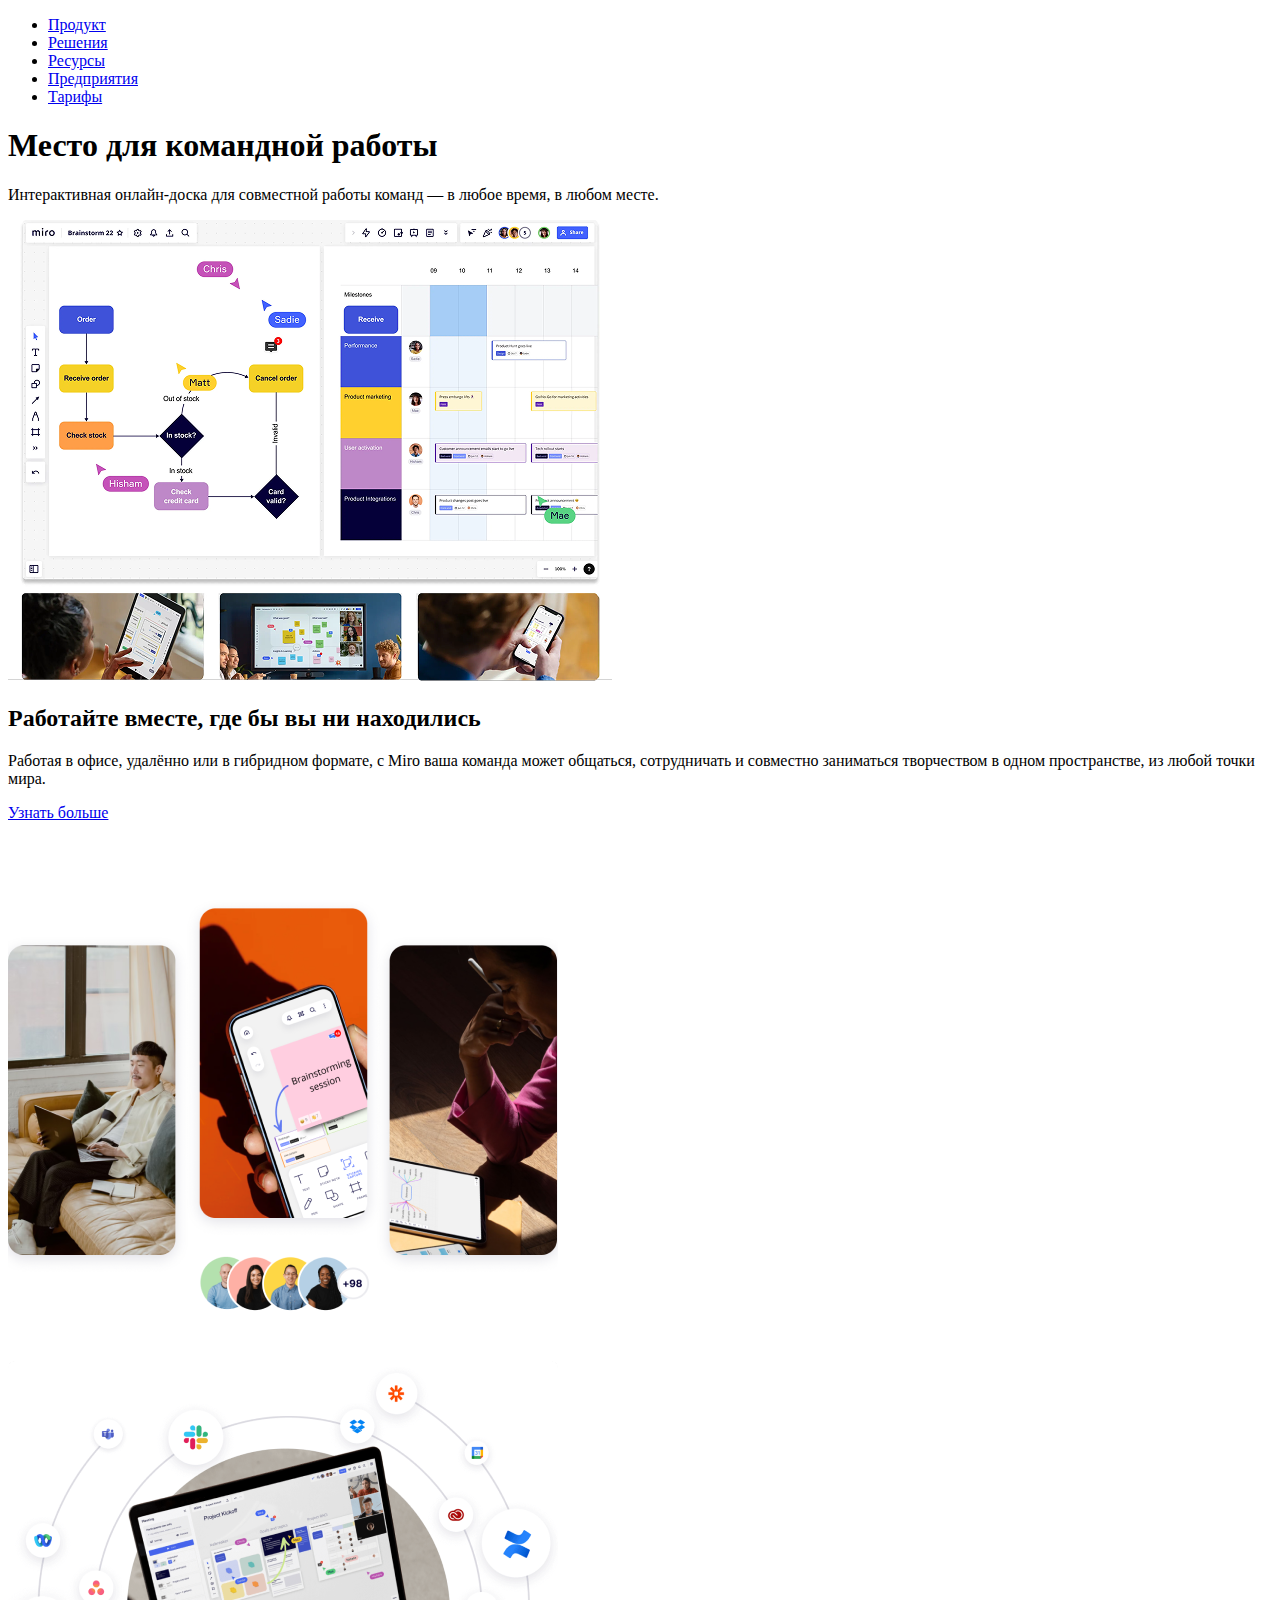
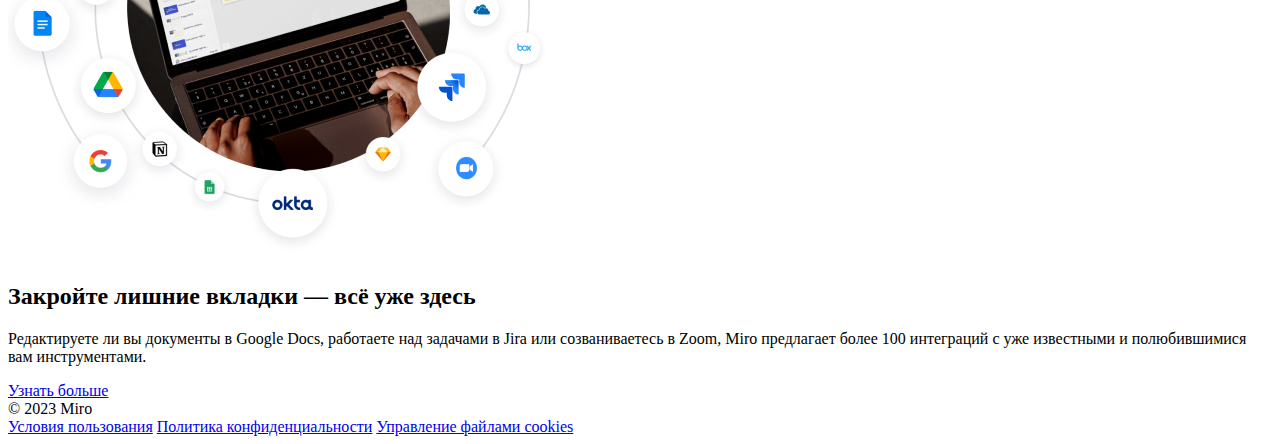
<file: index.html>
<!DOCTYPE html>
<html lang="en">
<head>
    <meta charset="UTF-8">
    <meta name="viewport" content="width=device-width, initial-scale=1.0">
    <title>Document</title>
</head>
<body>
    <header>
      <nav>
        <ul>
            <li><a href="#">Продукт</a></li>
            <li><a href="#">Решения</a></li>
            <li><a href="#">Ресурсы</a></li>
            <li><a href="#">Предприятия</a></li>
            <li><a href="#">Тарифы</a></li>
        </ul>
      </nav> 
    </header>

    <main>
      <section>
        <div>
          <h1>Место для командной работы</h1>
          <p>
              Интерактивная онлайн-доска для совместной работы команд — в любое время, в любом месте.
          </p>
        </div>
        <div>
          <img src="/image/header-background.png" alt="Просто фоновая картинка">
        </div>
          
      </section>

      <section>
        <div>
          <h2>
              Работайте вместе, где бы вы ни находились
          </h2>
         <p>
              Работая в офисе, удалённо или в гибридном формате, с Miro ваша команда может общаться, сотрудничать и совместно заниматься творчеством в одном пространстве, из любой точки мира.
          </p>
          <a href="#">Узнать больше</a>
        </div>
        <div>
          <img src="/image/background.png" alt="Просто фоновая картинка">
        </div>
        
      </section>

      <section>
          <div>
              <img src="/image/background_2.png" alt="Просто фоновая картинка">
          </div>
          <div>
              <h2>
                  Закройте лишние вкладки — всё уже здесь
              </h2>
              <p>
                  Редактируете ли вы документы в Google Docs, работаете над задачами в Jira или созваниваетесь в Zoom, Miro предлагает более 100 интеграций с уже известными и полюбившимися вам инструментами.
              </p>
              <a href="#">Узнать больше</a>
          </div>
      </section>
    </main>

    <footer>
      <div>
        <div>&#169; 2023 Miro</div>
        <div>    
            <a href="#"> </a>
            <a href="#">Условия пользования</a>
            <a href="#">Политика конфиденциальности</a>
            <a href="#">Управление файлами cookies</a>
        </div>
      </div>
        
            
    </footer>

</body>
</html>
</file>
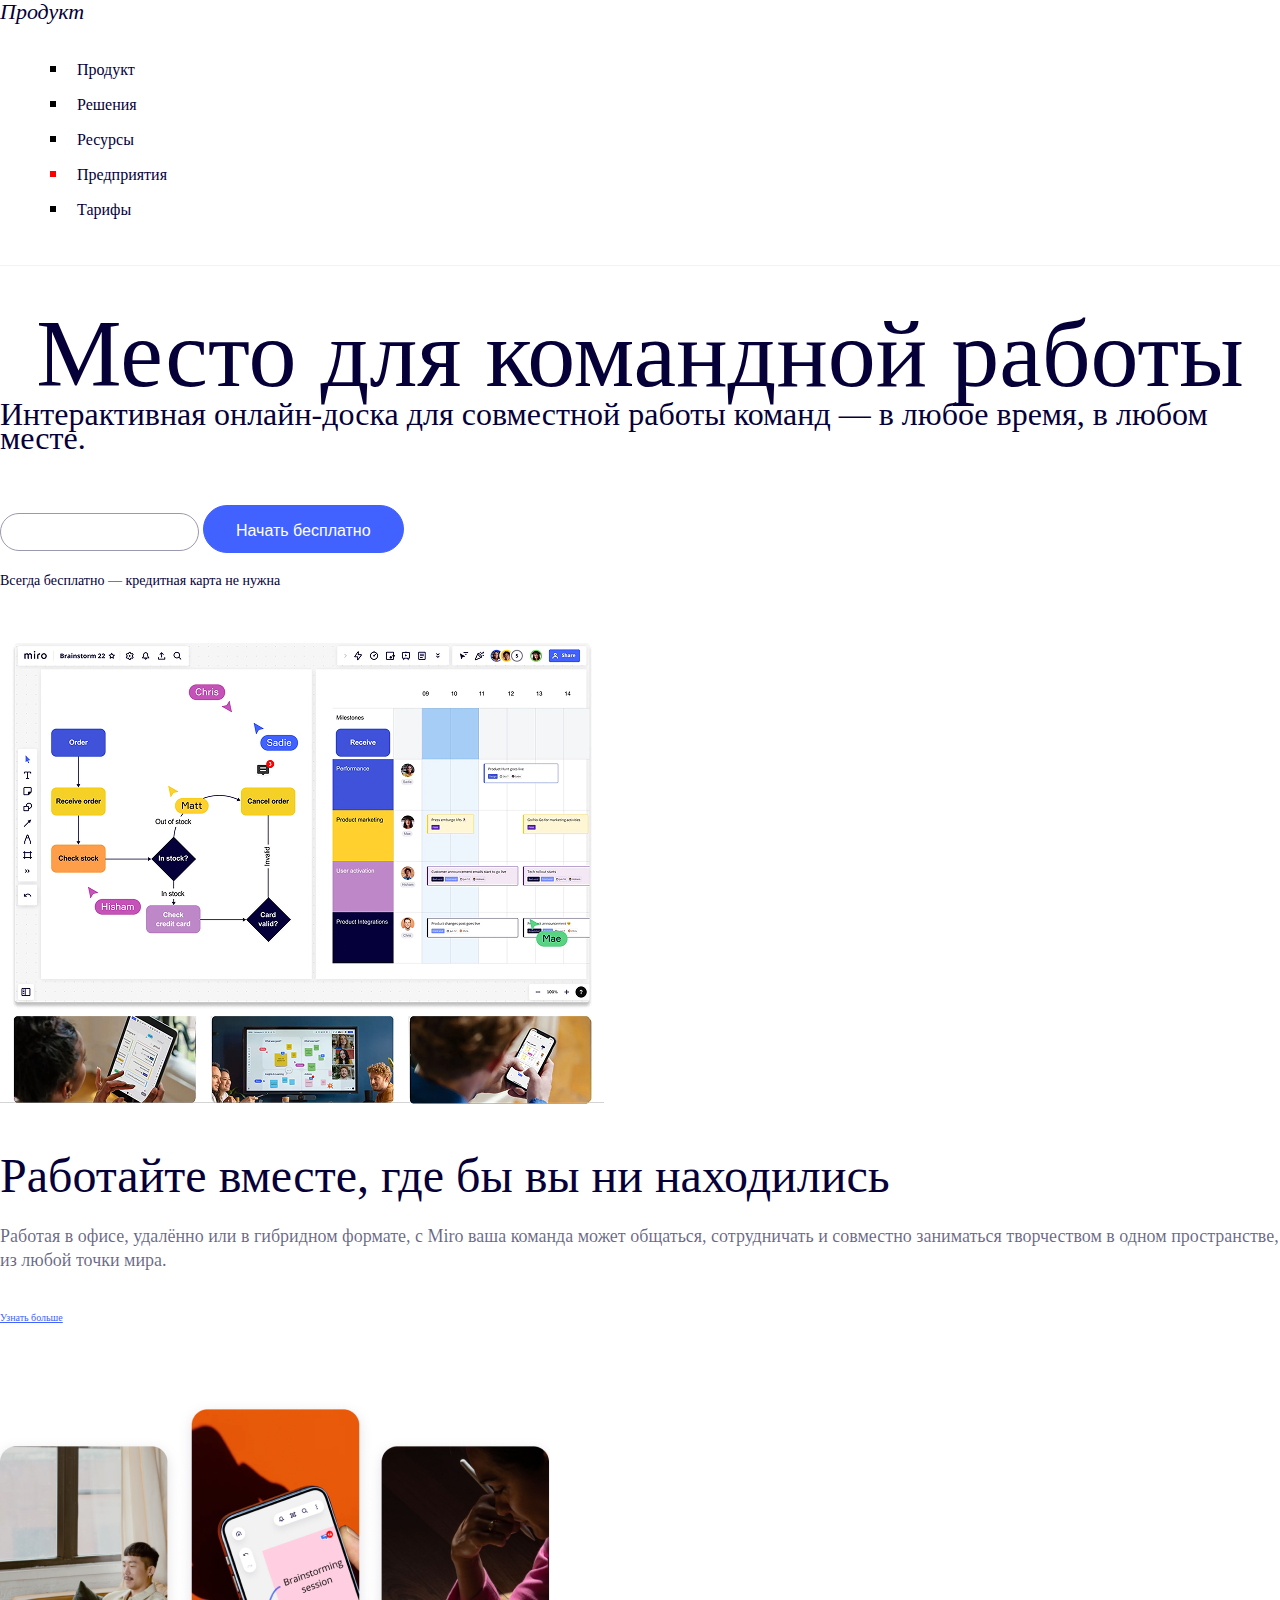
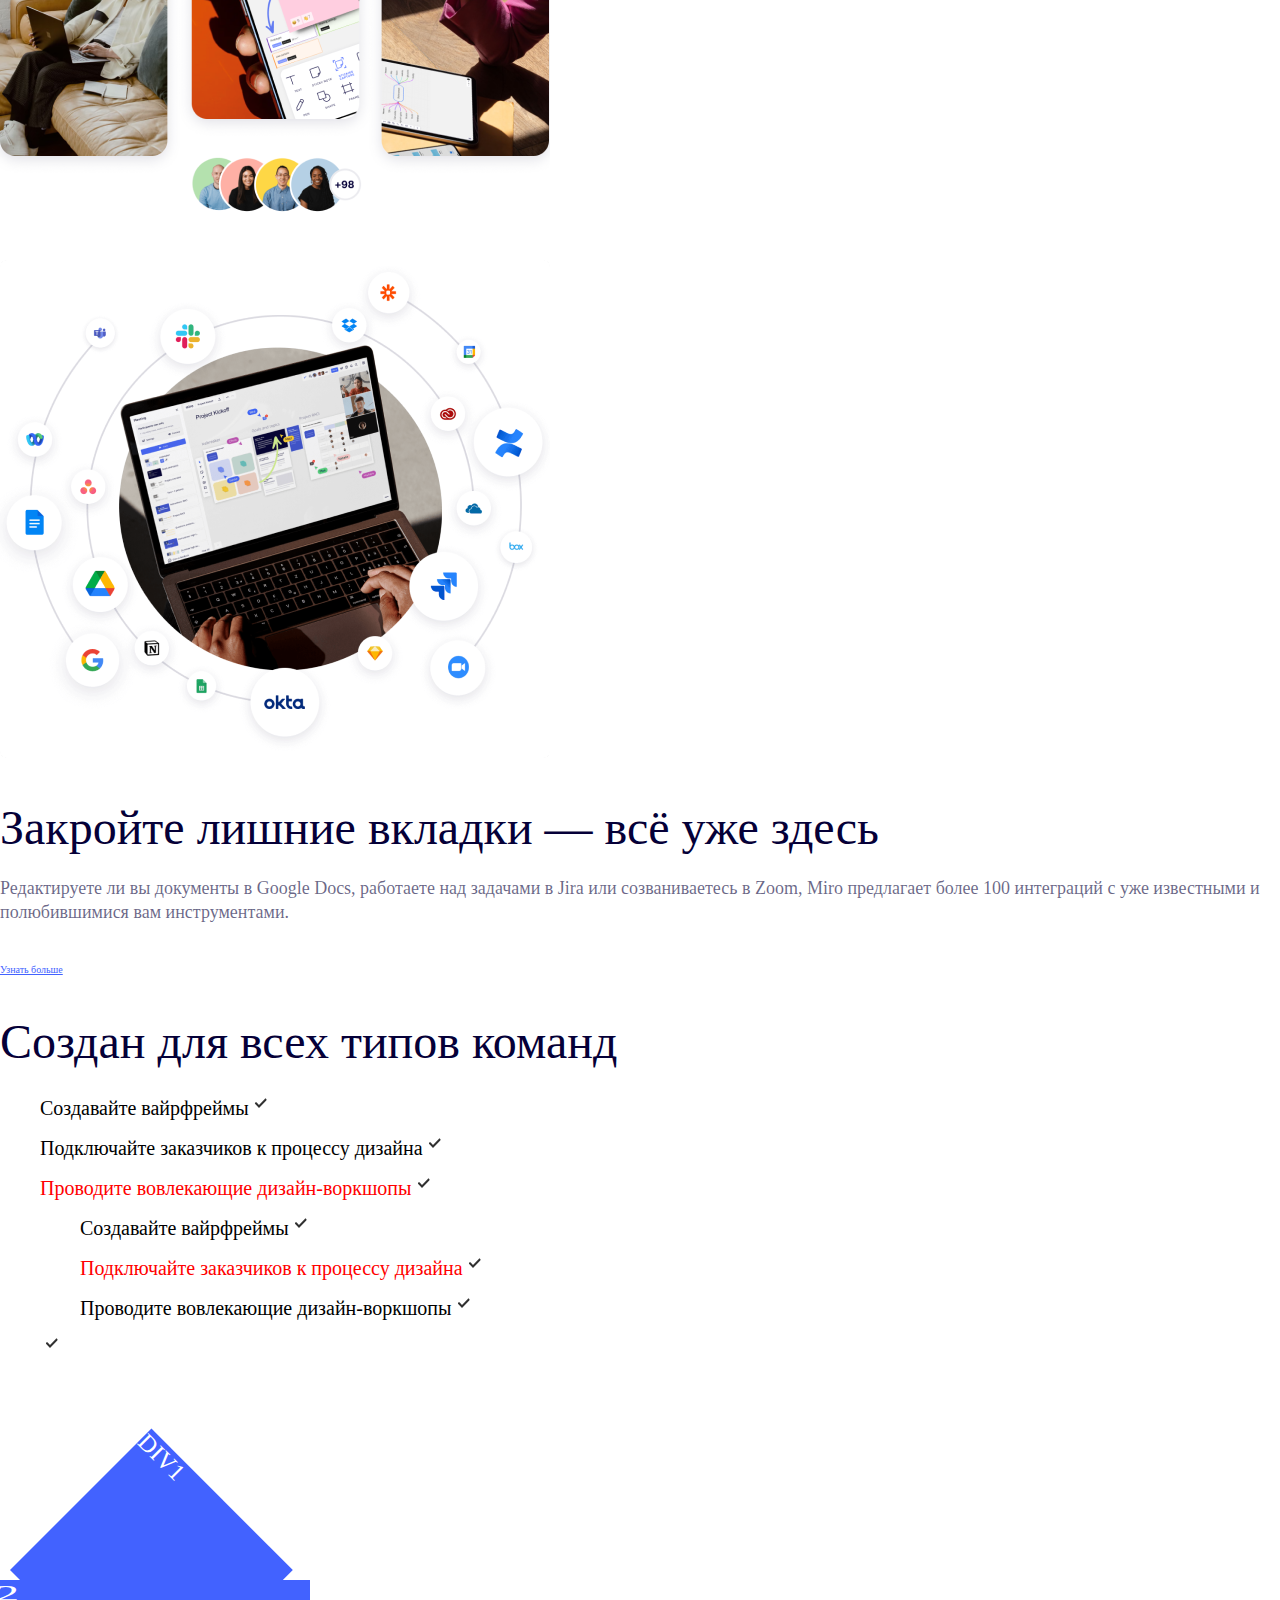
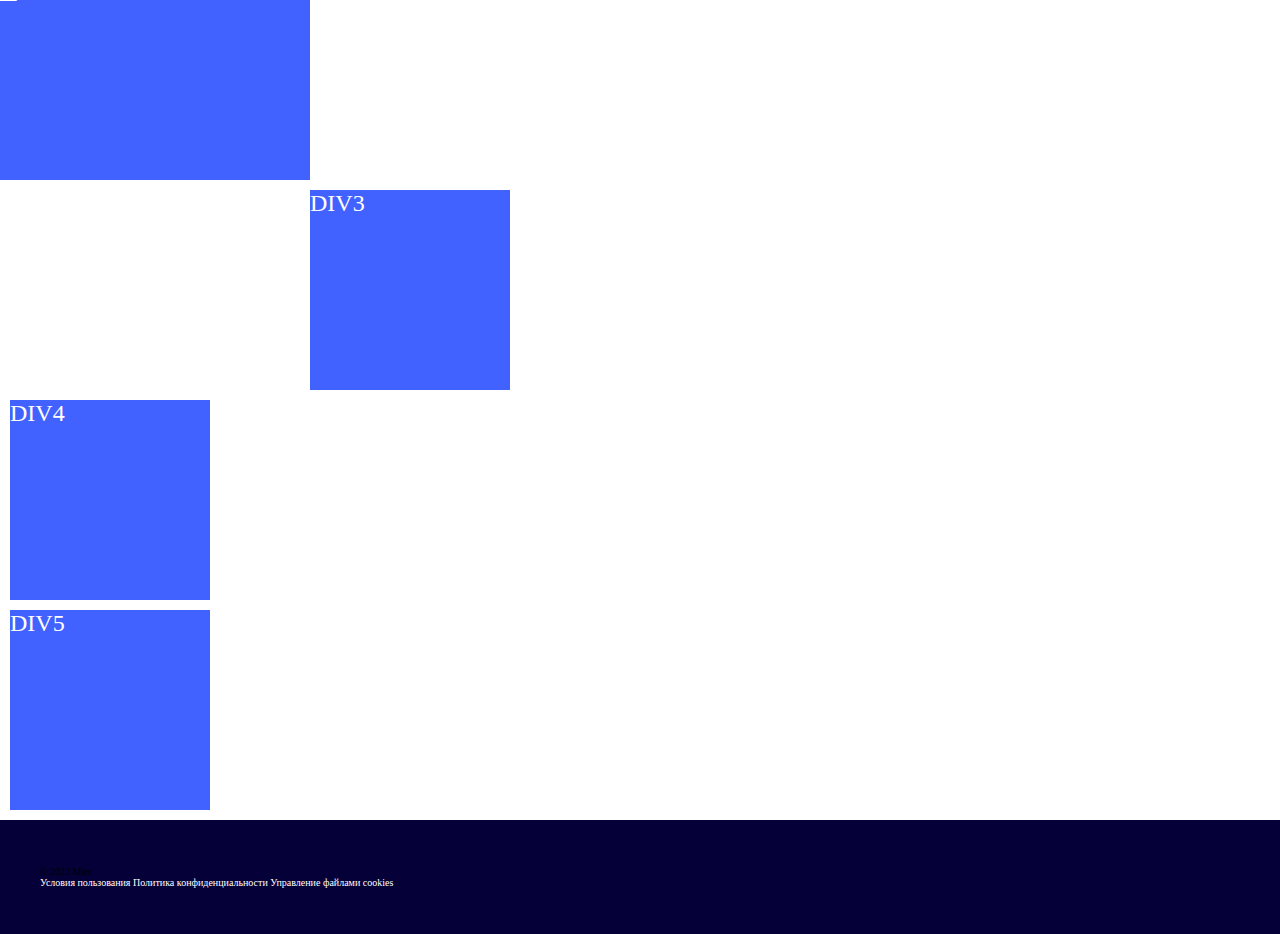
<file: 1-Miro/index.html>
<!DOCTYPE html>
<html lang="en">
<head>
    <meta charset="UTF-8">
    <meta name="viewport" content="width=device-width, initial-scale=1.0">
    <link rel="stylesheet" href="styles/styles.css">
    <title>Document</title>
    <!--<link rel="stylesheet" href="/1-Miro/styles/another-styles.css">-->
    <link rel="stylesheet" href="../1-Miro/styles/styles.css">
  </head>
<body>
    <header>
      <a href="#">Продукт</a>
      <nav>
        <ul>
            <li><a href="#">Продукт</a></li>
            <li><a href="#">Решения</a></li>
            <li><a href="#">Ресурсы</a></li>
            <li><a href="#">Предприятия</a></li>
            <li><a href="#">Тарифы</a></li>
        </ul>
      </nav> 
    </header>

    <main>
      <section id="hero">
        <div>
          <h1>Место для командной работы</h1>
          <p class="heroText">
              Интерактивная онлайн-доска для совместной работы команд — в любое время, в любом месте.
          </p>
        </div>
        <form action="/register" method="get" class="heroForm">
          <input type="email" name="email" id="email">
          <button id="heroButton" class="test test2">Начать бесплатно</button>
        </form>
        <p class="section__descr-text">Всегда бесплатно — кредитная карта не нужна</p>
        <div>
          <img src="../1-Miro/image/header-background.png" alt="Просто фоновая картинка">
        </div>
          
      </section>

      <section>
        <div>
          <h2>
              Работайте вместе, где бы вы ни находились
          </h2>
         <p class="section__text">
              Работая в офисе, удалённо или в гибридном формате, с Miro ваша команда может общаться, сотрудничать и совместно заниматься творчеством в одном пространстве, из любой точки мира.
          </p>
          <a href="#" class="link">Узнать больше</a>
        </div>
        <div>
          <img src="../1-Miro/image/background.png" alt="Просто фоновая картинка">
        </div>
        
      </section>

      <section>
          <div>
              <img src="../1-Miro/image/background_2.png" alt="Просто фоновая картинка">
          </div>
          <div>
              <h2>
                  Закройте лишние вкладки — всё уже здесь
              </h2>
              <p class="section__text" >
                  Редактируете ли вы документы в Google Docs, работаете над задачами в Jira или созваниваетесь в Zoom, Miro предлагает более 100 интеграций с уже известными и полюбившимися вам инструментами.
              </p>
              <a href="#" class="link">Узнать больше</a>
          </div>
      </section>

      <section>
          <h2>Создан для всех типов команд</h2>
          <ul class="sectionList">
            <li>Создавайте вайрфреймы</li>
            <li>Подключайте заказчиков к процессу дизайна</li>
            <li>Проводите вовлекающие дизайн-воркшопы</li>
            <li>
              <ul class="sectionList">
                <li>Создавайте вайрфреймы</li>
                <li>Подключайте заказчиков к процессу дизайна</li>
                <li>Проводите вовлекающие дизайн-воркшопы</li>
              </ul>
              
            </li>
          </ul>

         
      </section>

      <section class="exp">
        <div>DIV1</div>
        <div>DIV2</div>
        <div>DIV3</div>
        <div>DIV4</div>
        <div>DIV5</div>
      </section>

      

    </main>

    <footer>
      <div>
        <div>&#169; 2023 Miro</div>
        <div>    
            <a href="#"> </a>
            <a href="#">Условия пользования</a>
            <a href="#">Политика конфиденциальности</a>
            <a href="#">Управление файлами cookies</a>
        </div>
      </div>
        
            
    </footer>

</body>
</html>
</file>
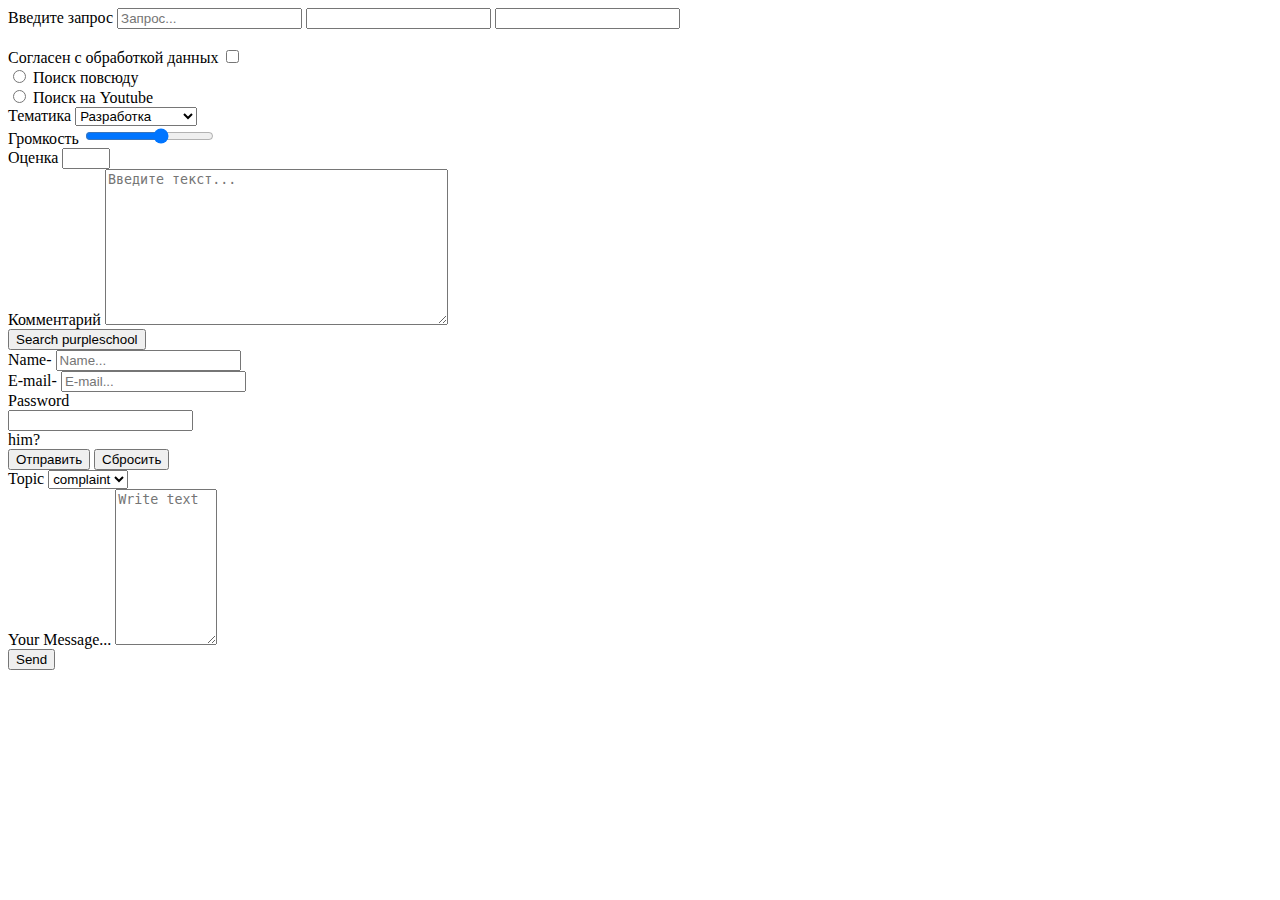
<file: 2- PurpleForm/index.html>
<!DOCTYPE html>
<html lang="en">
<head>
    <meta charset="UTF-8">
    <meta name="viewport" content="width=device-width, initial-scale=1.0">
    <title>Demo</title>
</head>
<body>
    <!--
    <form action="/test">
        
        <input type="hidden" name="hid" value="1">
        <div>
          <label for="email">введите email</label>
          <input type="email" placeholder="Email пользователя" id="email" name="email" value="no@anitanger.lange">  
          <input type="number" placeholder="Email пользователя" id="email">
        </div>
        
        <label for="password">Введите пароль</label>
        <input type="password" placeholder="Пароль пользователя" id="password" name="password">
        <label for="bithyDate">Введите дату рождения</label>
        <input type="date" placeholder="Дата рождения" id="birthyDate" name="birthyDate">

        <label for="color">Введите цвет</label>
        <input type="color" id="color" name="color">

      <button type="submit">Кнопка submit btn</button>
      <input type="submit" value="Кнопка submit input">
    </form>
    <button>Кнопка вне формы</button>
    -->

    <!-- 6.6. Упражнение - Поиск YouTube -->
     <!--<form action="https://rutube.ru/search/?search_query=&query=%D0%BF%D1%80%D0%B8%D0%BA%D0%BE%D0%BB%D1%8B">-->
    <form action="#">
      <div>

      
        <label for="query">Введите запрос</label>
        <input type="text" placeholder="Запрос..." 
        id="query" name="search_query" title="Введите только цифры"
        minlength="3" maxlength="20" 
        pattern="^[0-9]+$"
          />
        <input type="email" name="email" id="" />
        <input type="url" name="url" id="" />
      </div>
      <!-- pattern="/^\d+$/" -->
      

      <br/>

      <!-- checkbox-->
      <div>
          <label for="agree">Согласен с обработкой данных</label>
          <input type="checkbox" id="agree" name="agree">
      </div>
 
      <!-- Радио кнопки-->
      <div>
          <input type="radio" name="search" id="all" value="all"/>
          <label for="all">Поиск повсюду</label>
      </div> 
      <div> 
          <input type="radio" name="search" id="youtube" value="youtube"/>
          <label for="youtube">Поиск на Youtube</label>
      </div> 

      <!-- Перейдем к тегу select -->
      <div>
        <label for="topic">Тематика</label>
        <select name="topic" id="topic">
            <option value="1">Все</option>
            <option value="4">Малоизвестные</option>
            <optgroup label="Популярные">
              <option value="2">Животные</option>
              <option value="3" selected>Разработка</option>  
            </optgroup>
            <optgroup label="Известные">
              <option value="2">Животные</option>
              <option value="3" selected>Разработка</option>  
            </optgroup>
            
        </select>
      </div>

    <!-- input="range" диапазон громкости -->
    <div>
      <label for="volume">Громкость</label>
      <input type="range" name="volume" id="volume" min="0" max="10" step="2"/>
    
    </div>
    <div>
      <label for="num">Оценка</label>
      <input type="number" name="num" id="num" min="1" max="5" step="1"/>
    
    </div>

    <!-- Многострочное поле ввода-->
    <div>
      <label for="text">Комментарий</label>
      <textarea name="text" id="text" rows="10" cols="40" placeholder="Введите текст..."></textarea>
    
    </div>

     <button type="submit">Search purpleschool</button> 
    </form>

    <main>
        <!-- Делаем домашнее задание тренажер html формы -->
        <form action="#" method="post">
      <div>
        <label for="name">Name- </label>
        <input type="text" autocomplete="name"  name="name" id="name" placeholder="Name..." required  />
      </div>
      <div>
        <label for="email">E-mail- </label>
        <input type="email" autocomplete="email" value="" name="email" id="email" placeholder="E-mail..." required />
      </div>
      <div>
        <label for="password">Password</label><br />
        <input type="password" id="password" minlength="8" required name="password">
      </div>
      <div>
        <label for="hids">him?</label>
        <input type="hidden" id="hids" name="product_id" value="12345">
      </div>
      
      <button aria-label="Отправить форму" type="submit">Отправить</button>
      <button aria-label="Сброс" type="reset">Сбросить</button>
    
    </form>

    <form action="#" method="post">
     
      <div>
        <label for="subject">Topic</label>
        <select name="subject" id="subject">
          
            <option value="question">questions</option>
            <option value="complaint" selected>complaint</option>
        
            
        </select>  
      </div>
      <div>
        <label for="messages">Your Message...</label>
        <textarea name="topic" id="messages" cols="10" rows="10"
        placeholder="Write text" maxlength="10" required></textarea>
      </div>
      <button type="submit">Send</button>
     
    </form>
      
    

    </main>
      
     
     <!--
     <form action="/submit" method="post">
      <label for="name">Ваше имя:</label>
      <input type="text" id="name" name="name" required>
      <label for="email">Email:</label>
      <input type="email" id="email" name="email" required>
      <button type="submit">Отправить</button>

    </form>-->

</body>
</html>
</file>
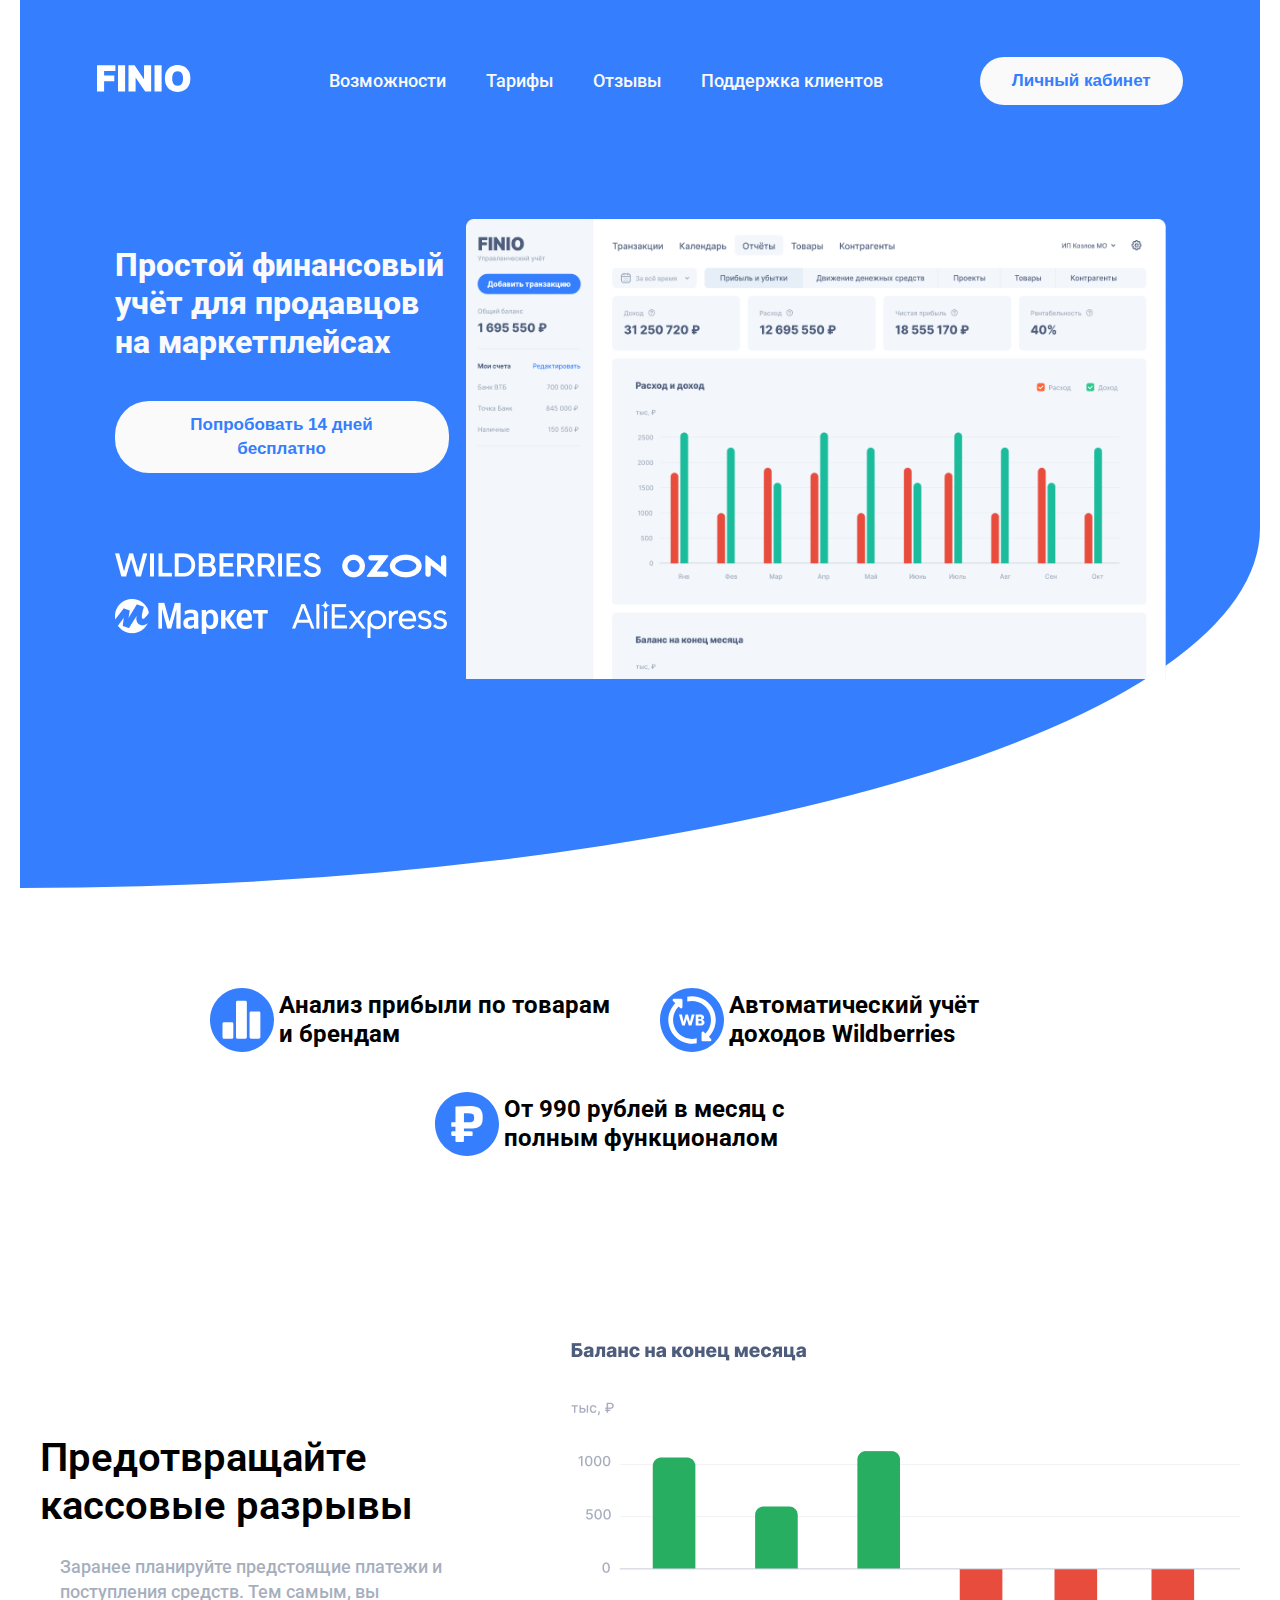
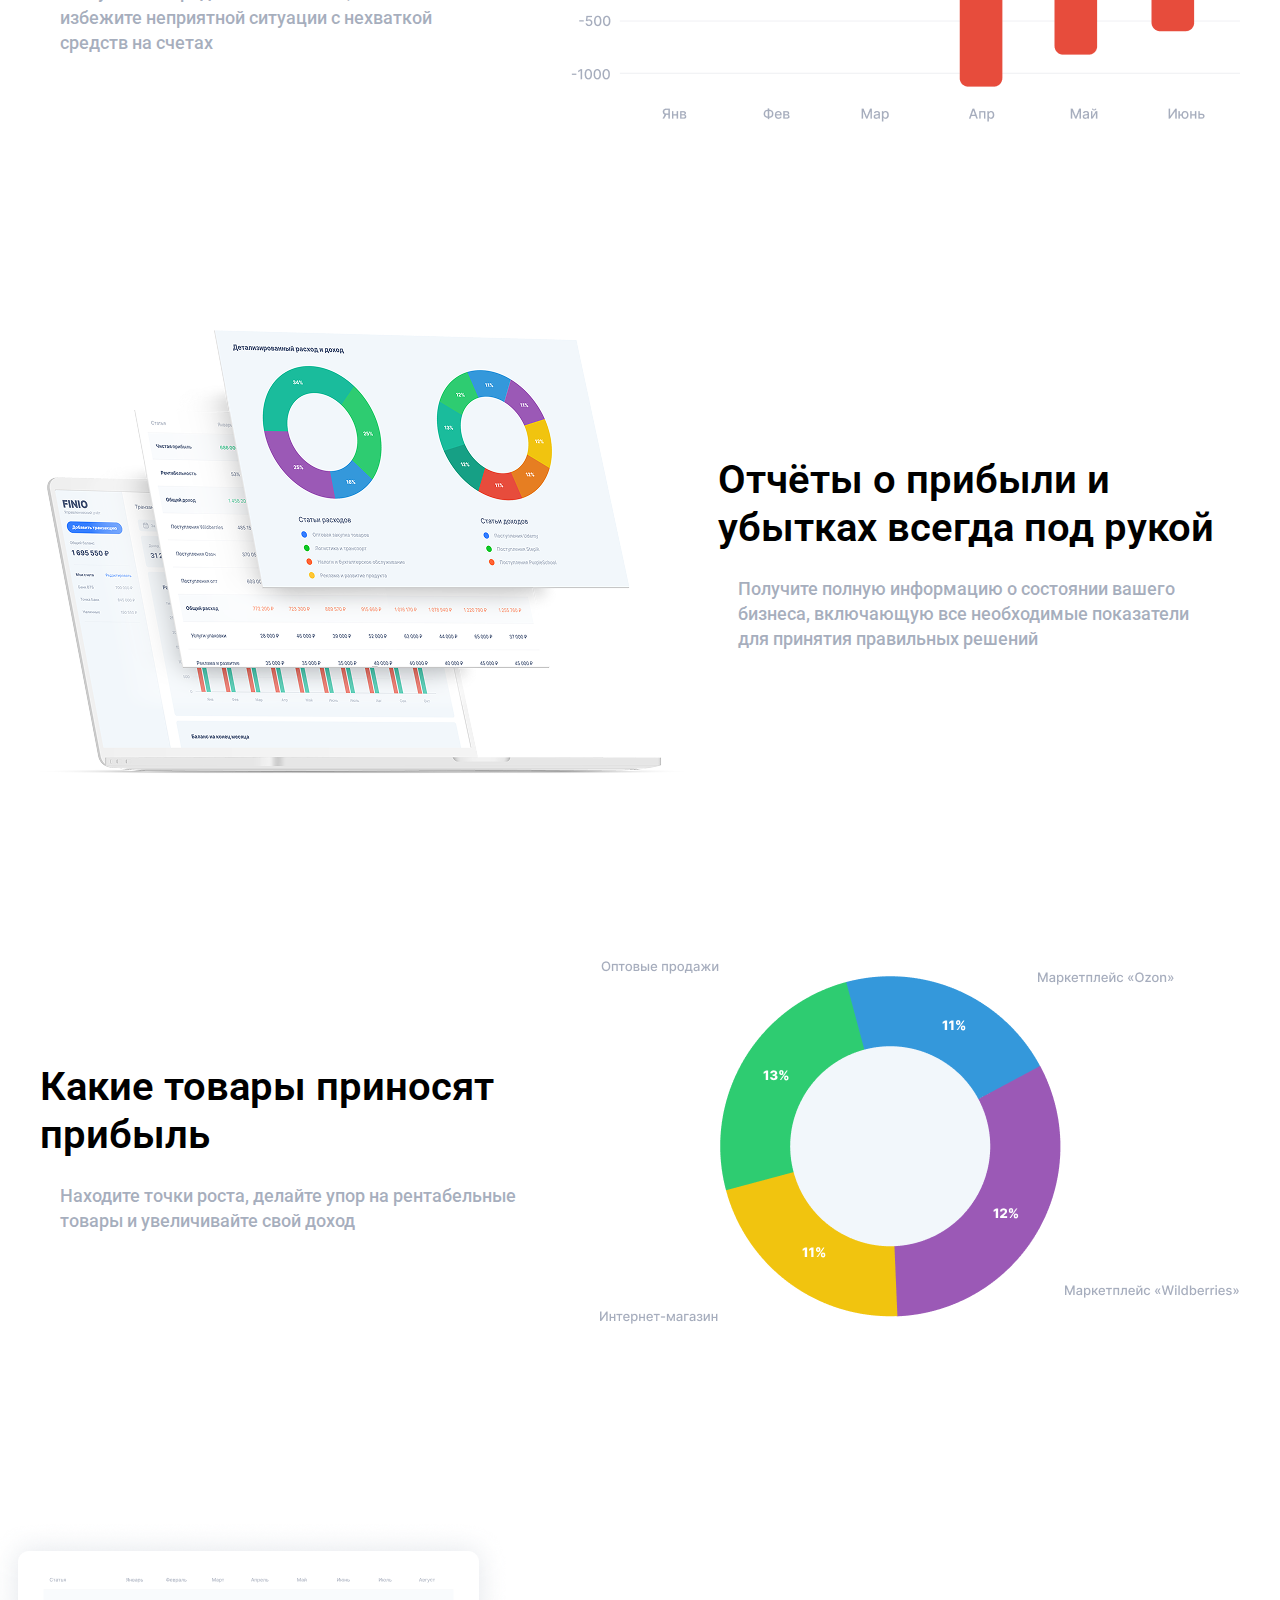
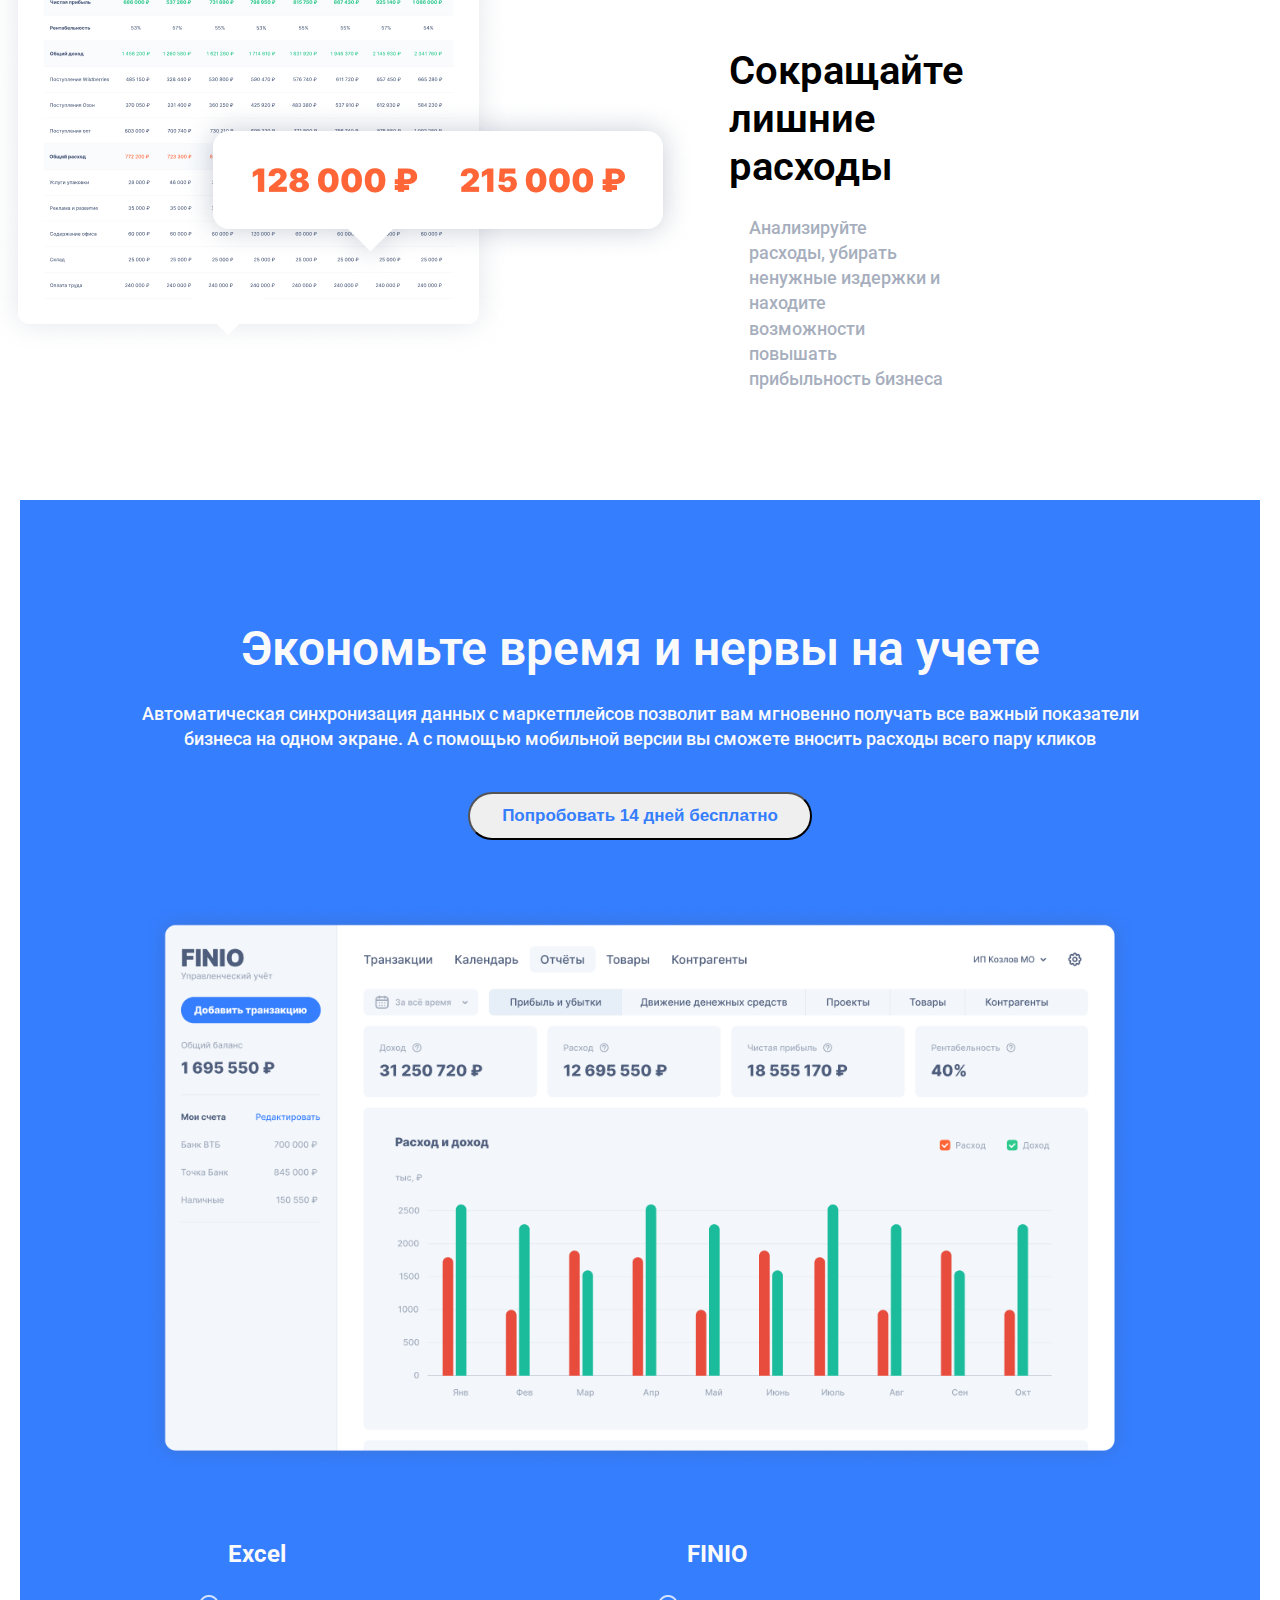
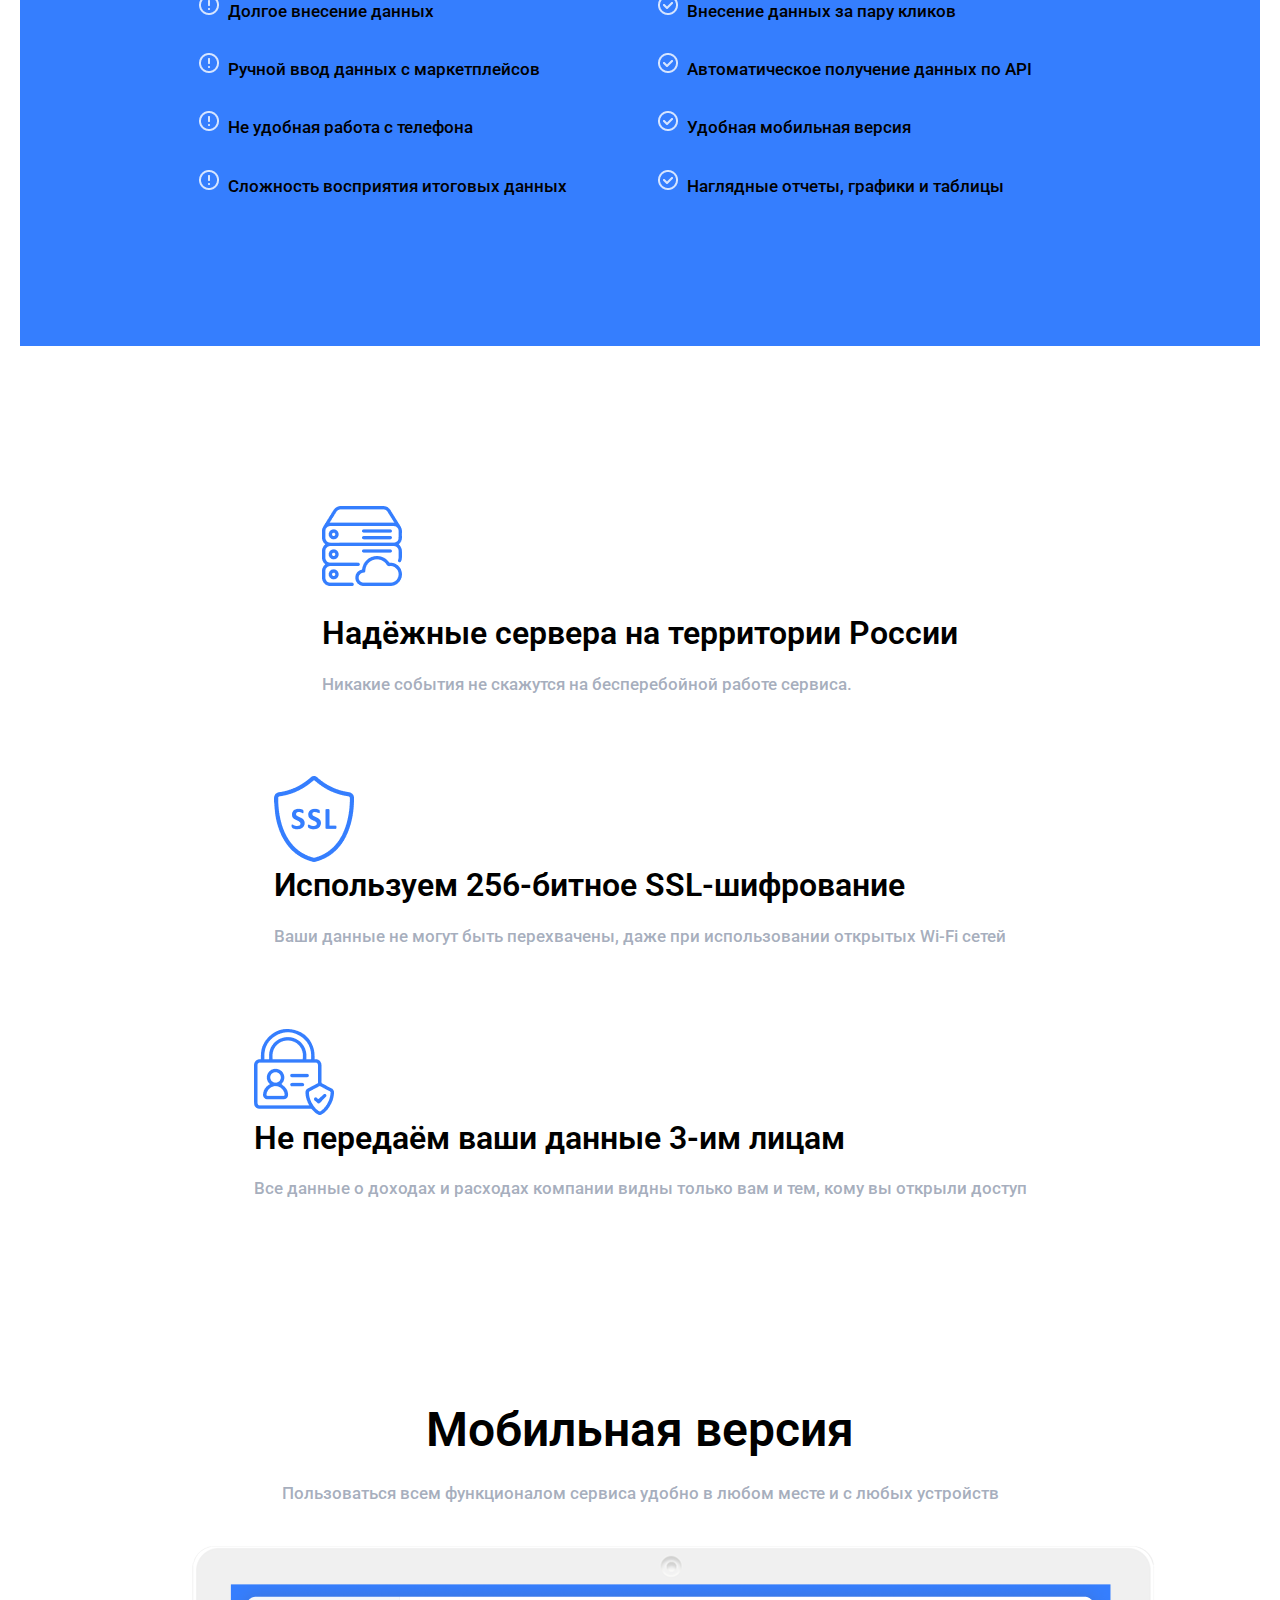
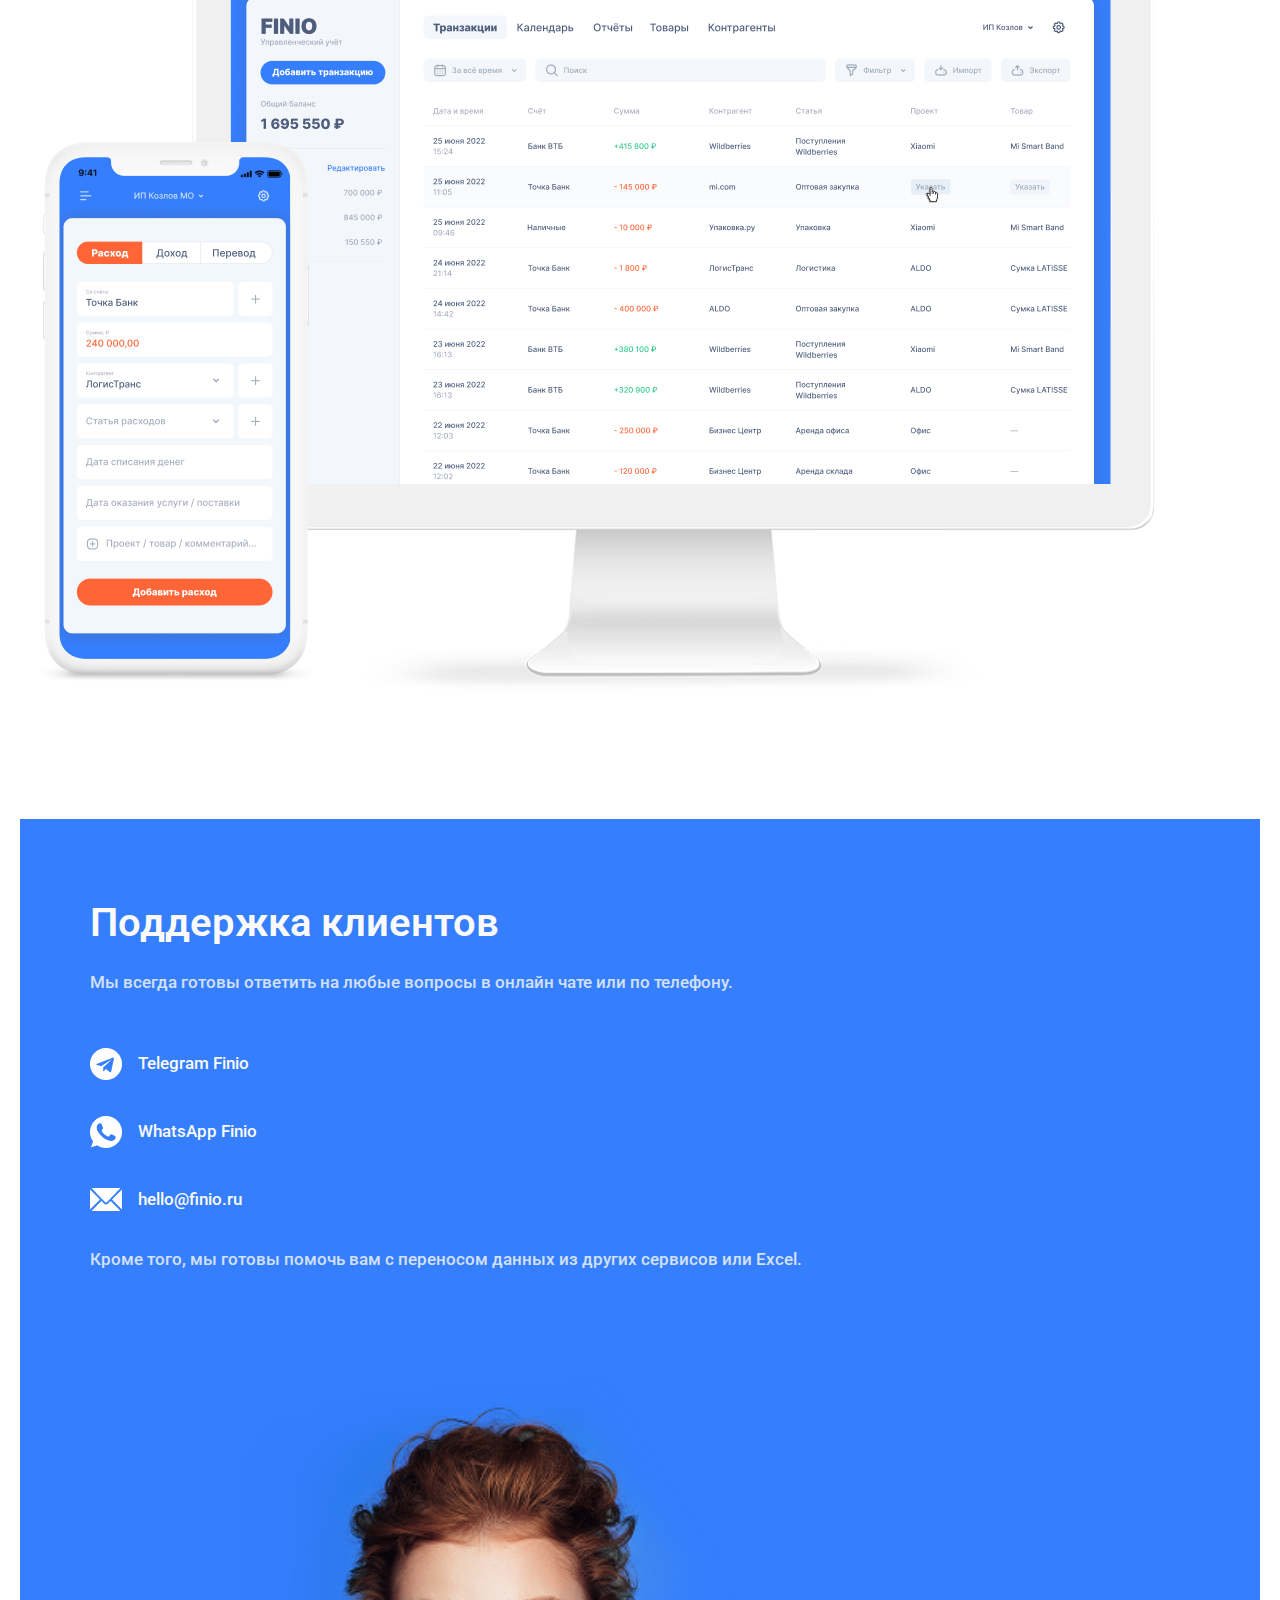
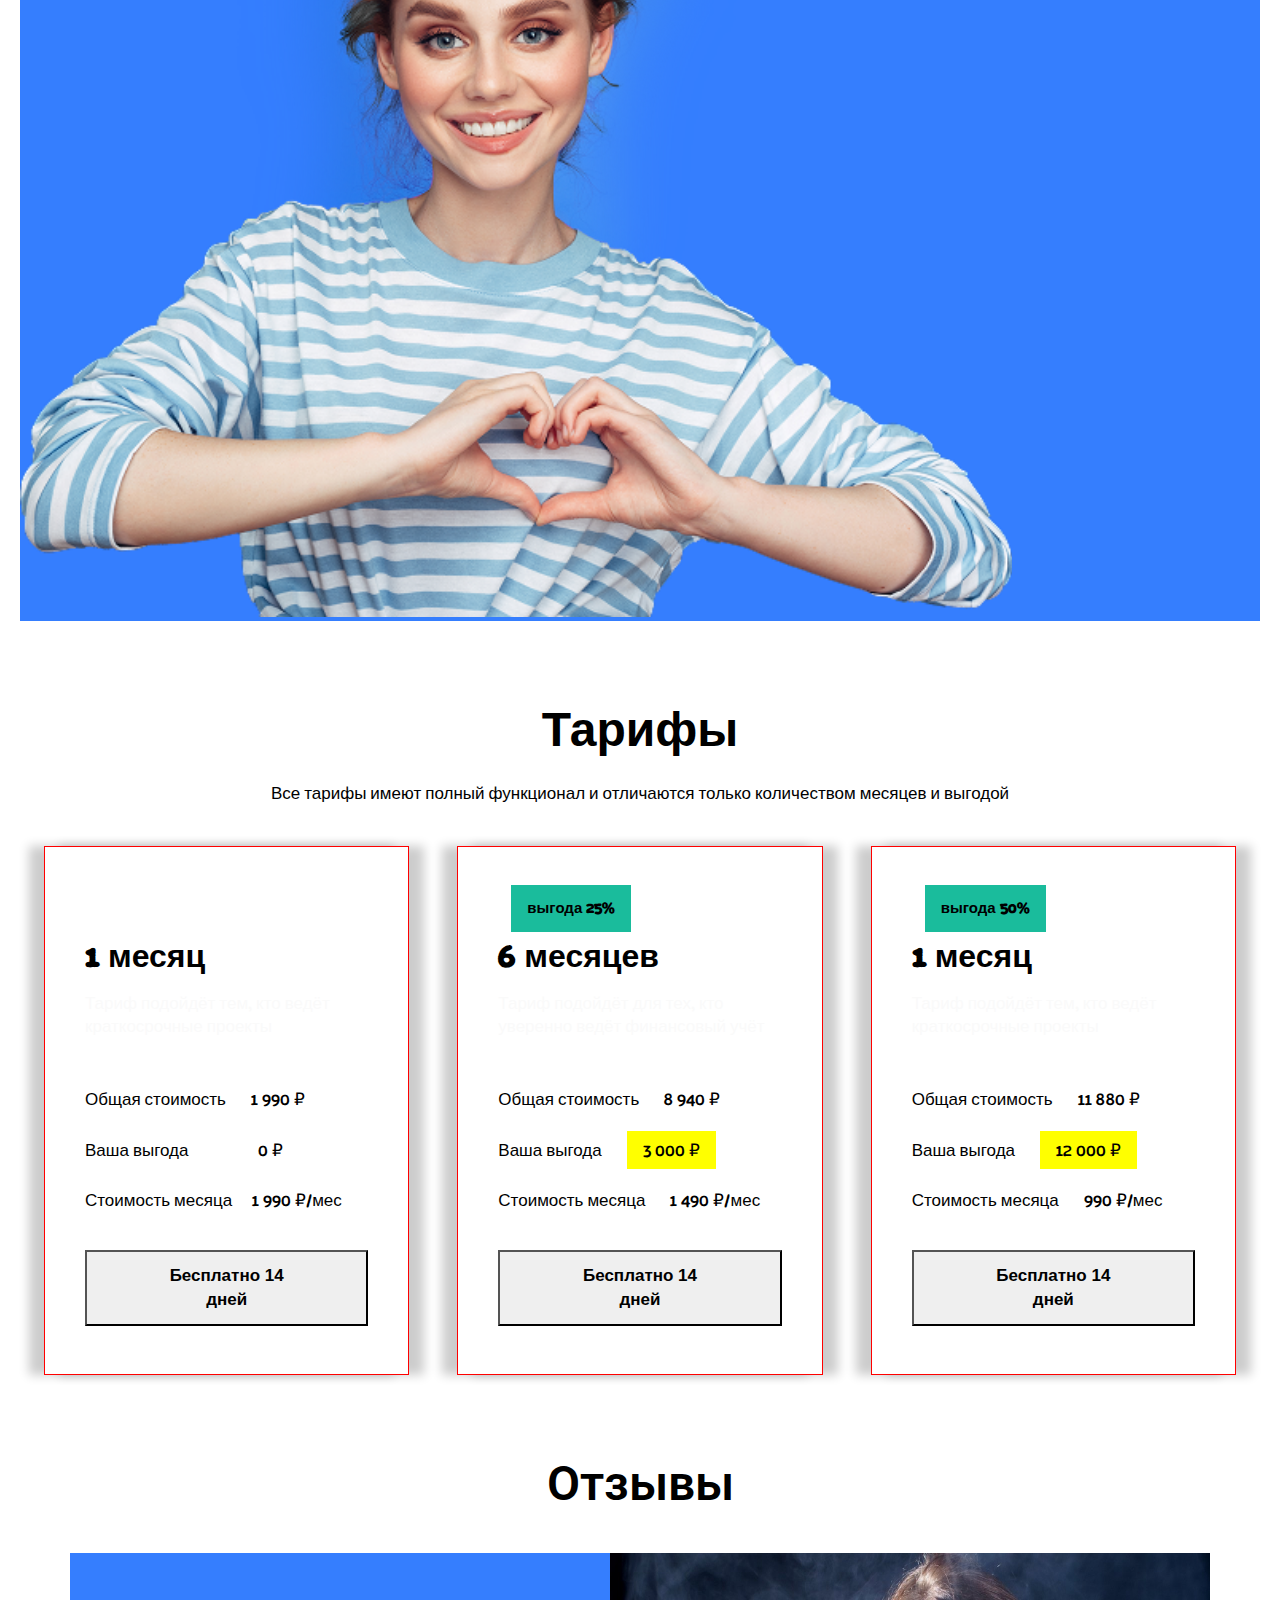
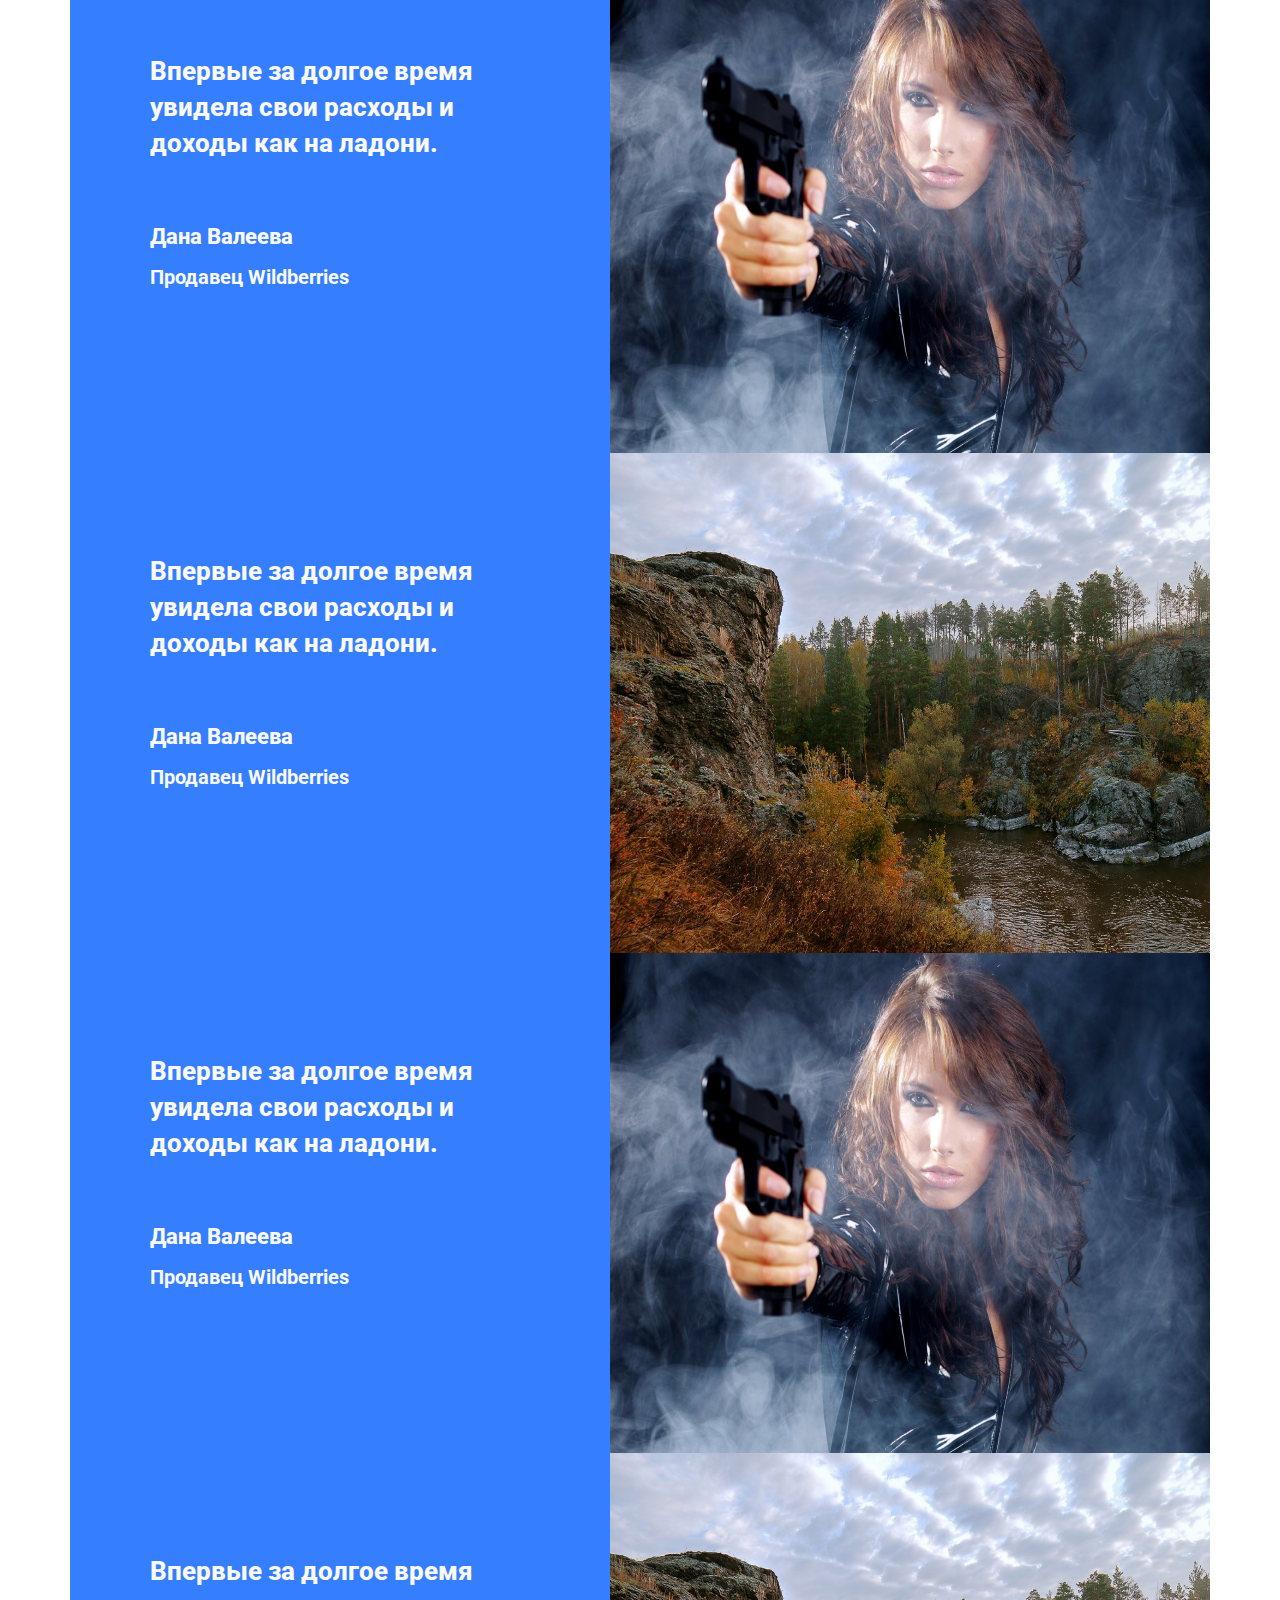
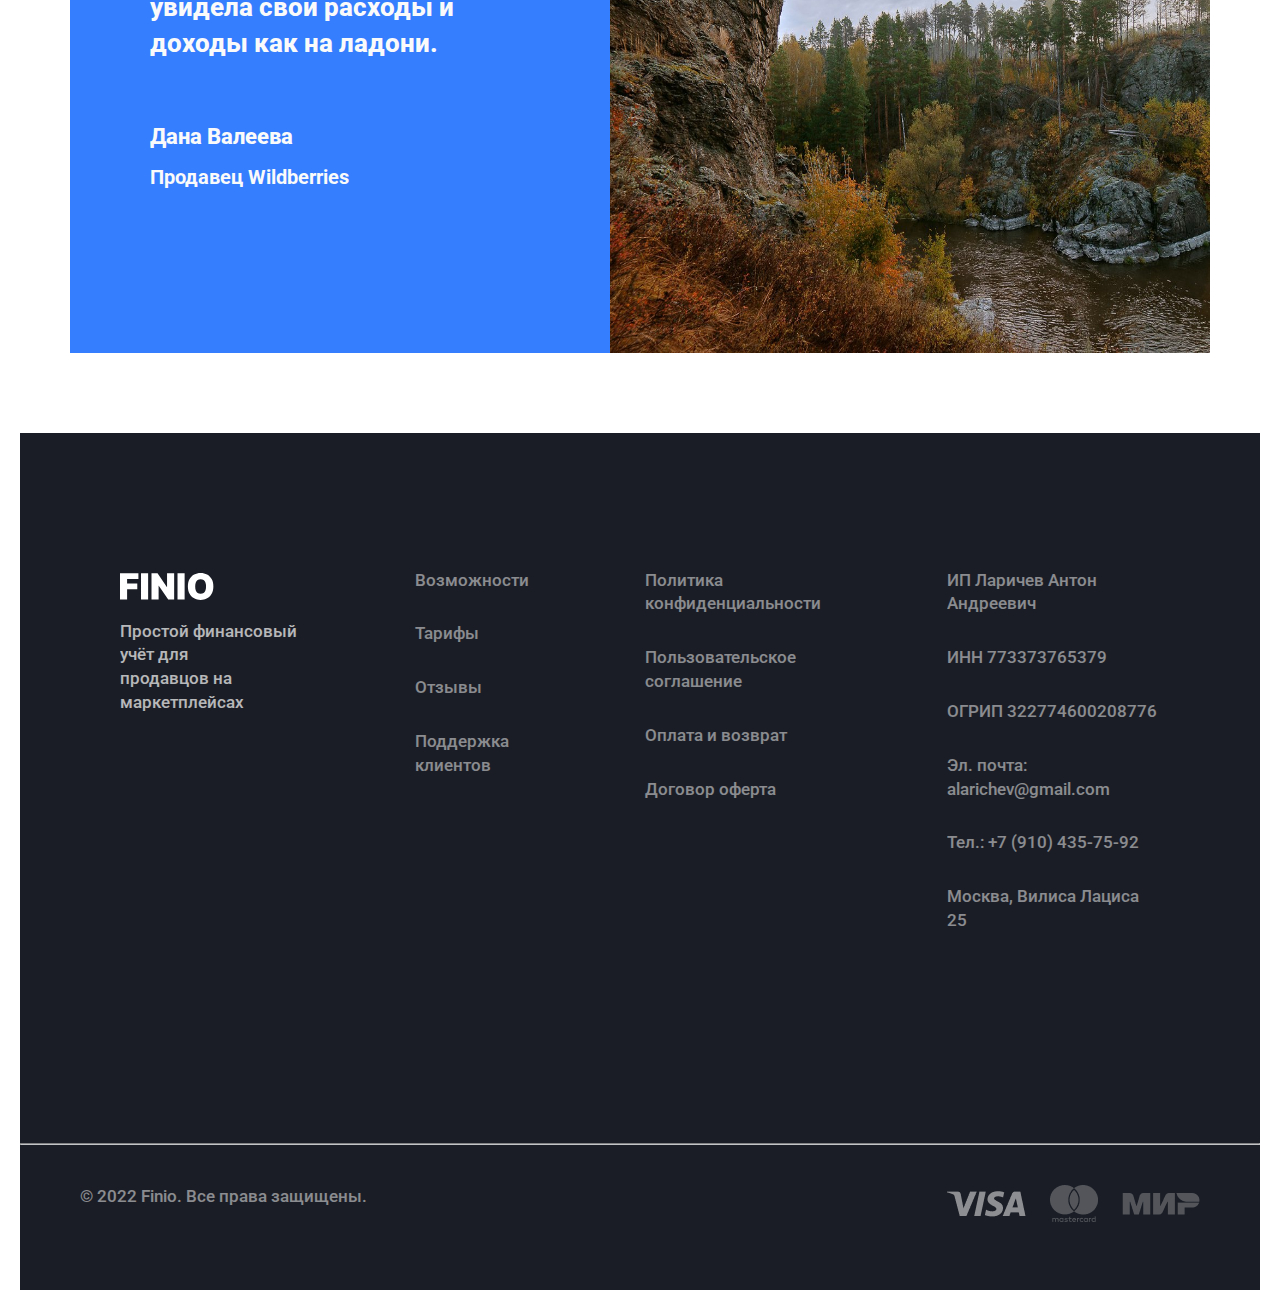
<file: 3-Finio/index.html>
<!DOCTYPE html>
<html lang="en">
<head>
    <meta charset="UTF-8">
    <meta name="viewport" content="width=device-width, initial-scale=1.0">
    <title>Grid Css Lesson</title>
    <link rel="preconnect" href="https://fonts.googleapis.com">
    <link rel="preconnect" href="https://fonts.gstatic.com" crossorigin>
    <link href="https://fonts.googleapis.com/css2?family=Caveat+Brush&family=Fira+Sans:ital,wght@0,500;1,500&family=Inter+Tight:ital,wght@0,100..900;1,100..900&family=Lato:ital,wght@0,100;0,300;0,400;0,700;0,900;1,100;1,300;1,400;1,700;1,900&family=Roboto:ital,wght@0,100..900;1,100..900&family=Winky+Rough:ital,wght@0,300..900;1,300..900&display=swap" rel="stylesheet">
    <link rel="stylesheet" href="./style/global.css">
    <link rel="stylesheet" href="./style/style.css">
</head>
<body>
  <div class="aline">

    <header class="header">
        <div class="header__inner">
            <div>
                <a href="#" class="nav__menu-item"><img src="./images/finio_header-icon.svg" alt="иконка логотопа шапки"></a>
            </div>
            <div>
              <nav class="menu">
               <ul class="nav__menu">
                <li class="nav__menu-link"><a href="#" class="nav__menu-item">Возможности</a></li>
                <li class="nav__menu-link"><a href="#" class="nav__menu-item">Тарифы</a></li>
                <li class="nav__menu-link"><a href="#" class="nav__menu-item">Отзывы</a></li>
                <li class="nav__menu-link"><a href="#" class="nav__menu-item">Поддержка клиентов</a></li>
               </ul>
              </nav> 
            </div>
            <div>
                <button class="nav__menu-btn" type="submit">Личный кабинет</button>
            </div>

            <button class="header__mobile-menu-button"
               aria-expanded="false" aria-haspopup="true">
               <img src="./images/menu.png" alt="Мобильное меню">
           </button>
              
        </div>

        <div class="header__middle">
            <div class="header__middle-left">
              <h2 class="header__middle-title">
                Простой финансовый учёт для продавцов на маркетплейсах
              </h2>
              <div class="middle__btn">
                <button class="nav__menu-btn" type="submit">Попробовать 14 дней бесплатно</button>
              </div>
              <div class="header__middle-logo">
                <img src="./images/logo-descr-company.png" alt="">
              </div>
            </div>
            <div class="header__middle-right">
                <img src="./images/laptop-background.png" alt="">
            </div>
        </div>
    </header>

    <section class="section">
        <div class="section__statik">
            <div class="section__statik-list">
                <div class="section__statik-element">
                    <img src="./images/statik-icon.svg" alt="">
                    <div class="section__statik-text">
                        Анализ прибыли по товарам и брендам
                    </div>
                </div>
                <div class="section__statik-element">
                    <img src="./images/statik-icon2.svg" alt="">
                    <div class="section__statik-text">
                      Автоматический учёт доходов Wildberries  
                    </div>
                </div>
                <div class="section__statik-element">
                    <img src="./images/statik-icon3.svg" alt="">
                    <div class="section__statik-text">
                       От 990 рублей в месяц с полным функционалом 
                    </div>
                </div>
            </div>

            <div class="statik__item">
                <div class="statik__item-title lens1">
                    <div class="statik__item-lens">
                      <div class="statik__item-link">
                          Предотвращайте кассовые разрывы	
                      </div>
                      <div class="statik__item-depear">
                          Заранее планируйте предстоящие платежи и поступления средств. Тем самым, вы избежите неприятной ситуации с нехваткой средств на счетах
                      </div> 
                    </div>
                    <div class="statik__item-image img_one">
                        <img src="./images/statik-image.png" alt="">
                    </div>
                </div>
                <div class="statik__item-title lens2">
                    <div class="statik__item-image img_two">
                        <img src="./images/statik-image2.png" alt="">
                    </div>
                    <div class="statik__item-lens">
                      <div class="statik__item-link">
                          Отчёты о прибыли и убытках всегда под рукой
                      </div>
                      <div class="statik__item-depear">
                          Получите полную информацию о состоянии вашего бизнеса, включающую все необходимые показатели для принятия правильных решений
                      </div> 
                    </div>
                </div>
                <div class="statik__item-title lens3">
                    <div class="statik__item-lens">
                      <div class="statik__item-link">
                          	Какие товары приносят прибыль	
                      </div>
                      <div class="statik__item-depear">
                          Находите точки роста, делайте упор на рентабельные товары и увеличивайте свой доход
                      </div> 
                    </div>
                    <div class="statik__item-image img_one">
                        <img src="./images/statik-image3.png" alt="">
                    </div>
                </div>
                <div class="statik__item-title">
                    <div class="statik__item-image img_two">
                        <img src="./images/statik-image4.png" alt="">
                    </div>
                    <div class="statik__item-placeholder">
                        <img src="./images/statik-placeholder.png" alt="">
                        <img src="./images/gradus-scale.png" alt="">
                    </div>
                    <div class="statik__item-lens item-lens">
                      <div class="statik__item-link">
                          Сокращайте лишние расходы
                      </div>
                      <div class="statik__item-depear">
                          Анализируйте расходы, убирать ненужные издержки и находите возможности повышать прибыльность бизнеса
                      </div> 
                    </div>
                    
                </div>

            </div>
        </div>
    </section>

    <section class="section">
        <div class="section__saving">
          <div class="section__saving-time">Экономьте время и нервы на учете</div>
          <div class="section__saving-nerves">Автоматическая синхронизация данных с маркетплейсов позволит вам мгновенно получать все важный показатели бизнеса на одном экране. А с помощью мобильной версии вы сможете вносить расходы всего пару кликов</div>
          <div class="section__saving-btn">
            <button type="submit">Попробовать 14 дней бесплатно</button>
          </div>
          <div class="section__saving-trafic">
            <!--<img class="trafic__img1" src="./images/trafik-time.jpg" alt="">-->
            <img class="trafic__img2" src="./images/trafik-time2.png" alt="">
          </div>
          <div class="saving-list">
            <div class="saving-list-descr">
              <div>Excel</div>
              <ul class="saving__list-link">
                  <li class="saving__list-item">Долгое внесение данных</li>
                  <li class="saving__list-item">Ручной ввод данных с маркетплейсов</li>
                  <li class="saving__list-item">Не удобная работа с телефона</li>
                  <li class="saving__list-item">Сложность восприятия итоговых данных</li>
              </ul>
            </div>  
            <div class="saving-list-descr">
              <div>FINIO</div>
              <ul class="saving__list-link">
                  <li class="saving__list-item2">Внесение данных за пару кликов</li>
                  <li class="saving__list-item2">Автоматическое получение данных по API</li>
                  <li class="saving__list-item2">Удобная мобильная версия</li>
                  <li class="saving__list-item2">Наглядные отчеты, графики и таблицы</li>
              </ul>
            </div>
          </div>
        </div>
    </section>

    <section class="section">
        <div class="section__SSL">
            <div class="ssl__encryption">
              <img class="ssl__icon" src="./images/servers 1-icon.png" alt="">
              <div class="ssl__encryption-title">
                Надёжные сервера на территории России
              </div>
              <div class="ssl__encryption-item">
                Никакие события не скажутся на бесперебойной работе сервиса. 
              </div>
            </div>
            <div class="ssl__encryption">
              <img src="./images/server 2-icon.png" alt="">
              <div class="ssl__encryption-title">
                Используем 256-битное SSL-шифрование
              </div>
              <div class="ssl__encryption-item">
                Ваши данные не могут быть перехвачены, даже при использовании открытых Wi-Fi сетей
              </div>
            </div>
            <div class="ssl__encryption">
              <img src="./images/server 3-icon.png" alt="">
              <div class="ssl__encryption-title">
                Не передаём ваши данные 3-им лицам
              </div>
              <div class="ssl__encryption-item">
                Все данные о доходах и расходах компании видны только вам и тем, кому вы открыли доступ
              </div>
            </div>
        </div>
        <div class="section__functional">
          <div class="section__functional-title">
            Мобильная версия
          </div>
          <div class="section__functional-item">
            Пользоваться всем функционалом сервиса удобно в любом месте и с любых устройств
          </div>
          <img src="./images/functional__img-tel.png" alt="" class="section__functional-img">
        </div>

    </section>

    <section class="section">
        <div class="section__customer">
            <div>
                <img  class="customer__image" src="./images/iStock-background-support.png" alt="" class="customer__img">
            </div><br/>
            
            <div class="customer__support">
              <div class="customer__support-client">
                Поддержка клиентов	
              </div>
              <div class="customer__support-descr">
                Мы всегда готовы ответить на любые вопросы в онлайн чате или по телефону.
              </div>
              <div class="customer__support-icon">
                <div class="customer__all">
                    <a href="#"><img src="./images/telegram_icon.png" alt=""><p class="areas">Telegram Finio</p></a> 
                </div>
                <div class="customer__all">
                    <a href="#"><img src="./images/watsapp_icon.png" alt=""><p class="areas">WhatsApp Finio</p></a>      
                </div>
                <div class="customer__all">
                    <a href="#"><img src="./images/email_icon.png" alt=""><p class="areas">hello@finio.ru</p></a>
                </div>
              </div>
              <div class="customer__support-item">
                Кроме того, мы готовы помочь вам с переносом данных из других сервисов или Excel.
              </div>
            </div>
        </div>
    </section>

    


    <section class="section">
      <div class="section__wrapper">
        <div class="section__title">
            <h3 class="section__title-descr">Тарифы</h3>
            <div class="section__title-text">Все тарифы имеют полный функционал и отличаются только количеством месяцев и выгодой</div>
        </div>
        <div class="section__link">
            <div class="section__link-item">
                <div class="section__link-descr">1 месяц</div>
                <div class="section__link-text">Тариф подойдёт тем, кто ведёт краткосрочные проекты</div>
                <ul>
                    <li>Общая стоимость<span class="link-descr">1 990 ₽</span></li>
                    <li>Ваша выгода<span class="link-descr2">0 ₽</span></li>
                    <li class="list__lite">Стоимость месяца<span class="link-descr3">1 990 ₽/мес</span></li>
                </ul>
                <div class="btn-info">
                    <button class="btn__title" type="submit">Бесплатно 14 дней</button>
                </div>
                
            </div>
            <div class="section__link-item">
                <div class="section__link-descr link-depear">6 месяцев</div>
                <div class="section__link-text">Тариф подойдёт для тех, кто уверенно ведёт финансовый учёт </div>
                <ul>
                    <li>Общая стоимость<span class="link-descr">8 940 ₽</span></li>
                    <li>Ваша выгода<span class="link-descr item_text">3 000 ₽</span></li>
                    <li class="list__lite">Стоимость месяца<span class="link-descr">1 490 ₽/мес</span></li>
                </ul>
                <div class="btn-info">
                    <button class="btn__title" type="submit">Бесплатно 14 дней</button>
                </div>
                
            </div>
            <div class="section__link-item">
                <div class="section__link-descr link-depear2">1 месяц</div>
                <div class="section__link-text">Тариф подойдёт тем, кто ведёт краткосрочные проекты</div>
                <ul>
                    <li>Общая стоимость<span class="link-descr">11 880 ₽</span></li>
                    <li>Ваша выгода<span class="link-descr item_text">12 000 ₽</span></li>
                    <li class="list__lite">Стоимость месяца<span class="link-descr">990 ₽/мес</span></li>
                </ul>
                <div class="btn-info ">
                    <button class="btn__title" type="submit">Бесплатно 14 дней</button>
                </div>
                
            </div>
        </div>
      </div>
    </section>

    <section class="section">
      <div class="section__reviews">
        <div class="section__reveiews-middle">
            Отзывы
        </div>
        <div class="slider">
            <div class="slider__item">
                <div class="slider__item-title">
                    <div class="slider__item-all">
                      <div class="slider__item-descr">
                          Впервые за долгое время увидела свои расходы и доходы как на ладони.
                      </div>
                      <div class="slider__item-author">
                          Дана Валеева
                      </div>
                      <div class="slider__item-author-text">
                          Продавец Wildberries
                      </div>
                    </div>
                </div>
                <img src="./images/slider-item.jpg" alt="">
            </div>
            <div class="slider__item">
                <div class="slider__item-title">
                    <div class="slider__item-all">
                      <div class="slider__item-descr">
                          Впервые за долгое время увидела свои расходы и доходы как на ладони.
                      </div>
                      <div class="slider__item-author">
                          Дана Валеева
                      </div>
                      <div class="slider__item-author-text">
                          Продавец Wildberries
                      </div>
                    </div>
                </div>
                <img src="./images/slider-item2.jpg" alt="">
            </div>
            <div class="slider__item">
                <div class="slider__item-title">
                    <div class="slider__item-all">
                      <div class="slider__item-descr">
                          Впервые за долгое время увидела свои расходы и доходы как на ладони.
                      </div>
                      <div class="slider__item-author">
                          Дана Валеева
                      </div>
                      <div class="slider__item-author-text">
                          Продавец Wildberries
                      </div>
                    </div>
                </div>
                <img src="./images/slider-item.jpg" alt="">
            </div>
            <div class="slider__item">
                <div class="slider__item-title">
                    <div class="slider__item-all">
                      <div class="slider__item-descr">
                          Впервые за долгое время увидела свои расходы и доходы как на ладони.
                      </div>
                      <div class="slider__item-author">
                          Дана Валеева
                      </div>
                      <div class="slider__item-author-text">
                          Продавец Wildberries
                      </div>
                    </div>
                </div>
                <img src="./images/slider-item2.jpg" alt="">
            </div>

        </div>
      </div>
    </section>

    <footer class="footer">
      <div class="footer__inner">
        <div class="footer__inner-left">
           <div class="footer__inner-left2">
                <a href="#" class="nav__menu-item"><img src="./images/finio_header-icon.svg" alt="иконка логотопа шапки"></a>
           </div> 
           <div class="footer__left-text">
              Простой финансовый учёт для</br> продавцов на маркетплейсах
           </div>
        </div>
        <div class="footer__list">
          <ul class="footer__list-title">
            <li class="footer__list-item">Возможности</li>
            <li class="footer__list-item">Тарифы</li>
            <li class="footer__list-item">Отзывы</li>
            <li class="footer__list-item">Поддержка клиентов</li>
          </ul>
        </div>
        <div class="footer__depear">
          <ul class="footer__depear-title">
            <li class="footer__depear-item">Политика конфиденциальности</li>
            <li class="footer__depear-item">Пользовательское соглашение</li>
            <li class="footer__depear-item">Оплата и возврат</li>
            <li class="footer__depear-item">Договор оферта</li>
          </ul>
        </div>
        <div class="footer__right">
          <ul class="footer__right-title">
            <li class="footer__right-item">ИП Ларичев Антон Андреевич </li>
            <li class="footer__right-item">ИНН 773373765379</li>
            <li class="footer__right-item">ОГРИП 322774600208776</li>
            <li class="footer__right-item">
                <a class="footer__tel footer__right-tel" href="mailto:alarichev@gmail.com">Эл. почта: alarichev@gmail.com</a>
            </li>
            <li class="footer__right-item">
                <a class="footer__tel" href="tel:+7(910)4357592">Тел.: +7 (910) 435-75-92</a>
            </li>
            <li class="footer__right-item">Москва, Вилиса Лациса 25</li>
          </ul>
        </div>
      </div>
      <div class="footer__inner2">
        <hr class="gorizontal-linies">
        <div class="footer__inner2_title">
          <div class="footer__inner2-author">
              © 2022 Finio. Все права защищены.
          </div>
          <div class="footer__inner2-logo">
             <img src="./images/footer__logo.png" alt="">
          </div>
        </div>
      </div>
    </footer>
  </div>

  <script src="https://ajax.aspnetcdn.com/ajax/jQuery/jquery-3.7.1.min.js"></script>
  <script src="./js/slick.min.js"></script>
  <script src="./js/main.js"></script>
</body>
</html>
</file>
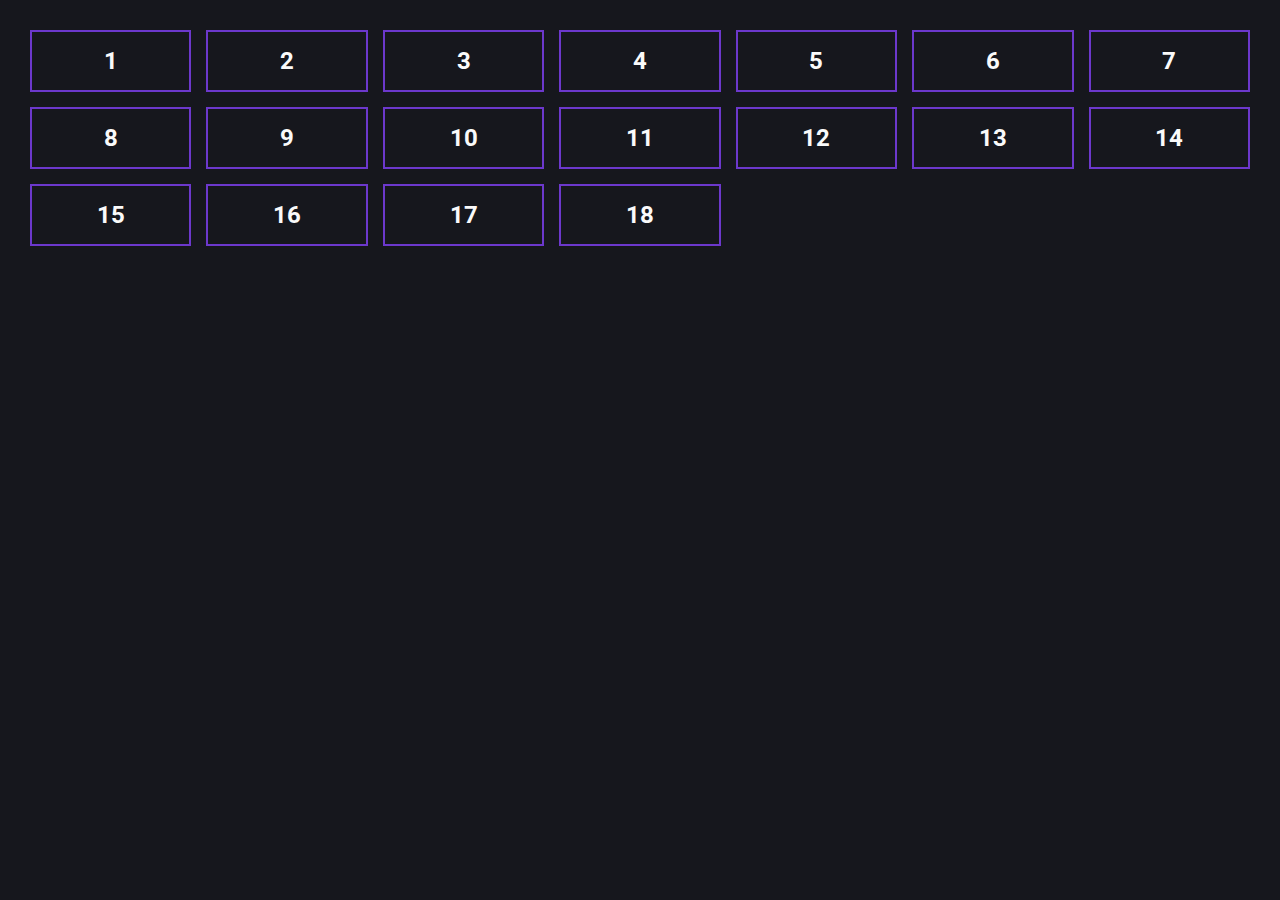
<file: 4 - Grid/index.html>
<!DOCTYPE html>
<html lang="en">
<head>
    <meta charset="UTF-8">
    <meta name="viewport" content="width=device-width, initial-scale=1.0">
    <title>Document</title>
    <link rel="stylesheet" href="./styles/styles.css">
    <link rel="preconnect" href="https://fonts.googleapis.com">
<link rel="preconnect" href="https://fonts.gstatic.com" crossorigin>
<link href="https://fonts.googleapis.com/css2?family=Caveat+Brush&family=Fira+Sans:ital,wght@0,400;0,700;1,400;1,700&family=Lato:ital,wght@0,100;0,300;0,400;0,700;0,900;1,100;1,300;1,400;1,700;1,900&family=Roboto:ital,wght@0,100..900;1,100..900&family=Winky+Rough:ital,wght@0,300..900;1,300..900&display=swap" rel="stylesheet">
</head>
<body>
    <div class="wrapper">
        <div class="item item_1">1</div>
        <div class="item item_2">2</div>
        <div class="item item_3">3</div>
        <div class="item item_4">4</div>
        <div class="item item_5">5</div>
        <div class="item">6</div>
        <div class="item">7</div>
        <div class="item">8</div>
        <div class="item item_9">9</div>
        <div class="item">10</div>
        <div class="item item_11">11</div>
        <div class="item">12</div> 
        <div class="item">13</div>
        <div class="item">14</div>
        <div class="item">15</div>
        <div class="item">16</div>
        <div class="item">17</div>
        <div class="item">18</div>
    </div>
    
</body>
</html>
</file>
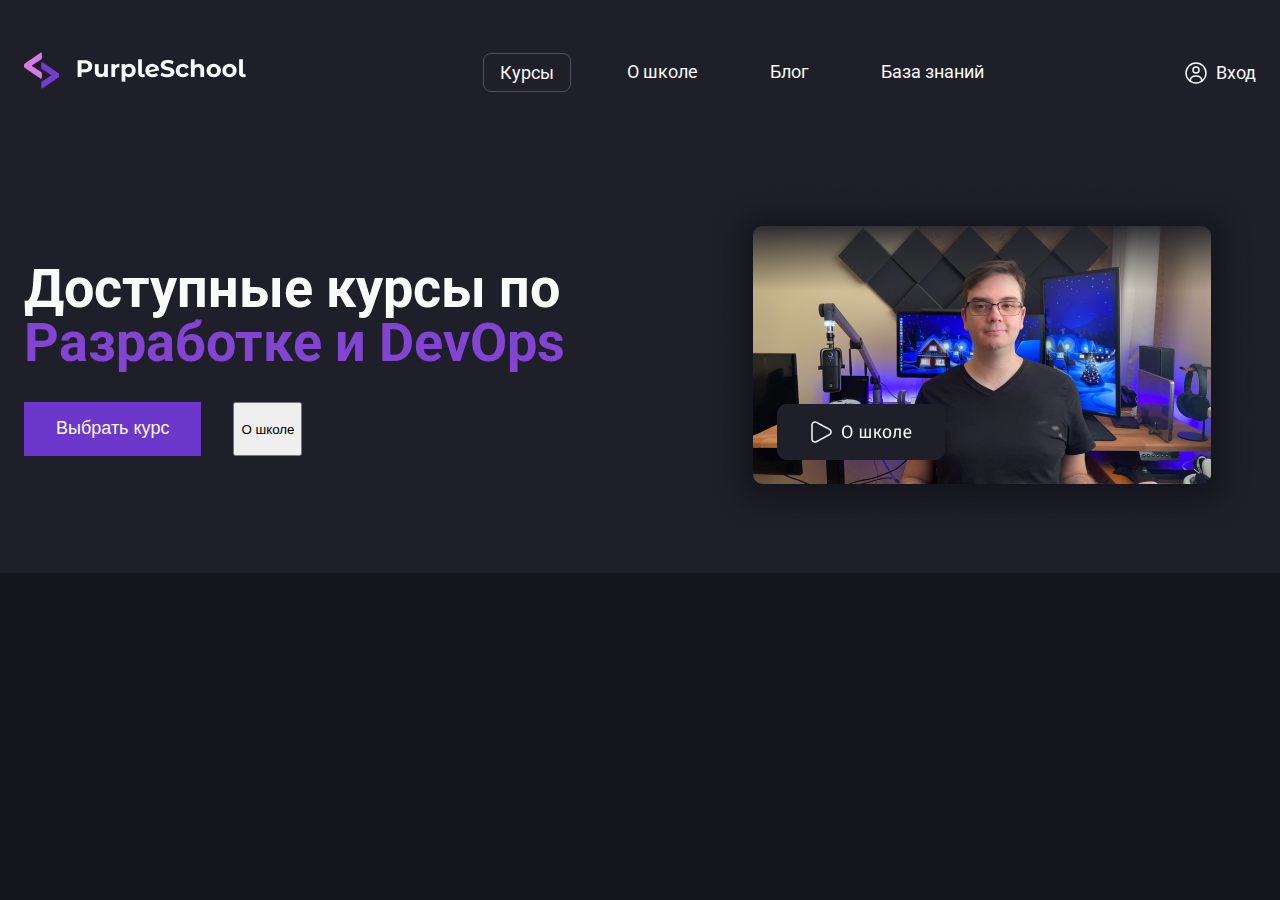
<file: PurpleSchool/index.html>
<!DOCTYPE html>
<html lang="en">
<head>
    <meta charset="UTF-8">
    <meta name="viewport" content="width=device-width, initial-scale=1.0">
    <title>Школа разработки PurpleSchool</title>
    <link rel="preconnect" href="https://fonts.googleapis.com">
    <link rel="preconnect" href="https://fonts.googleapis.com">
<link rel="preconnect" href="https://fonts.gstatic.com" crossorigin>
<link href="https://fonts.googleapis.com/css2?family=Caveat+Brush&family=Fira+Sans:ital,wght@0,400;0,700;1,400;1,700&family=Lato:ital,wght@0,100;0,300;0,400;0,700;0,900;1,100;1,300;1,400;1,700;1,900&family=Roboto:ital,wght@0,100..900;1,100..900&family=Winky+Rough:ital,wght@0,300..900;1,300..900&display=swap" rel="stylesheet">
    <link rel="stylesheet" href="./styles/global.css">
    <link rel="stylesheet" href="./styles/header.css">
    <link rel="stylesheet" href="./styles/page.css">
    <link rel="stylesheet" href="./styles/components.css">
    <link rel="stylesheet" href="./styles/footer.css">
</head>
<body>
    <header class="header">
      <div class="header__wrapper">
        <a href="#">
          <img class="header__logo" src="./images/logo.png" alt="Логотип PurpleSchool">
        </a>
        <nav>
          <ul class="menu">
            <li class="menu__item menu__item_active"><a href="#">Курсы</a></li>
            <li class="menu__item"><a href="#">О школе</a></li>
            <li class="menu__item"><a href="#">Блог</a></li>
            <li class="menu__item"><a href="#">База знаний</a></li>
          </ul>
        </nav>
        <a class="header__login" href="#" aria-label="Вход в личный кабинет" aria-hidden="true">
          <img src="./images/user.svg" alt="Иконка пользователя">
          <div>Вход</div>
        </a>
        <button class="header__mobile-menu-button"
        aria-expanded="false" aria-haspopup="true">
          <img src="./images/menu.svg" alt="Мобильное меню">
        </button>
      </div>
      

    </header>

    <section class="section section_light">
      <div class="hero">
          <div class="hero__left">
            <h1 class="hero__h1">Доступные курсы по</br> <span class="hero__h1_gradient">Разработке и DevOps </span></h1>
            <div class="hero__cta">
              <button tabindex="1" class="button button__primary">Выбрать курс</button>
              <button tabindex="0" 2class="button button__ghost">О школе</button>
            </div>
          </div>
          <img class="hero__right" src="./images/section__image-photo.png" alt="">
        
          
      </div>
    </section>


</body>
</html>
</file>
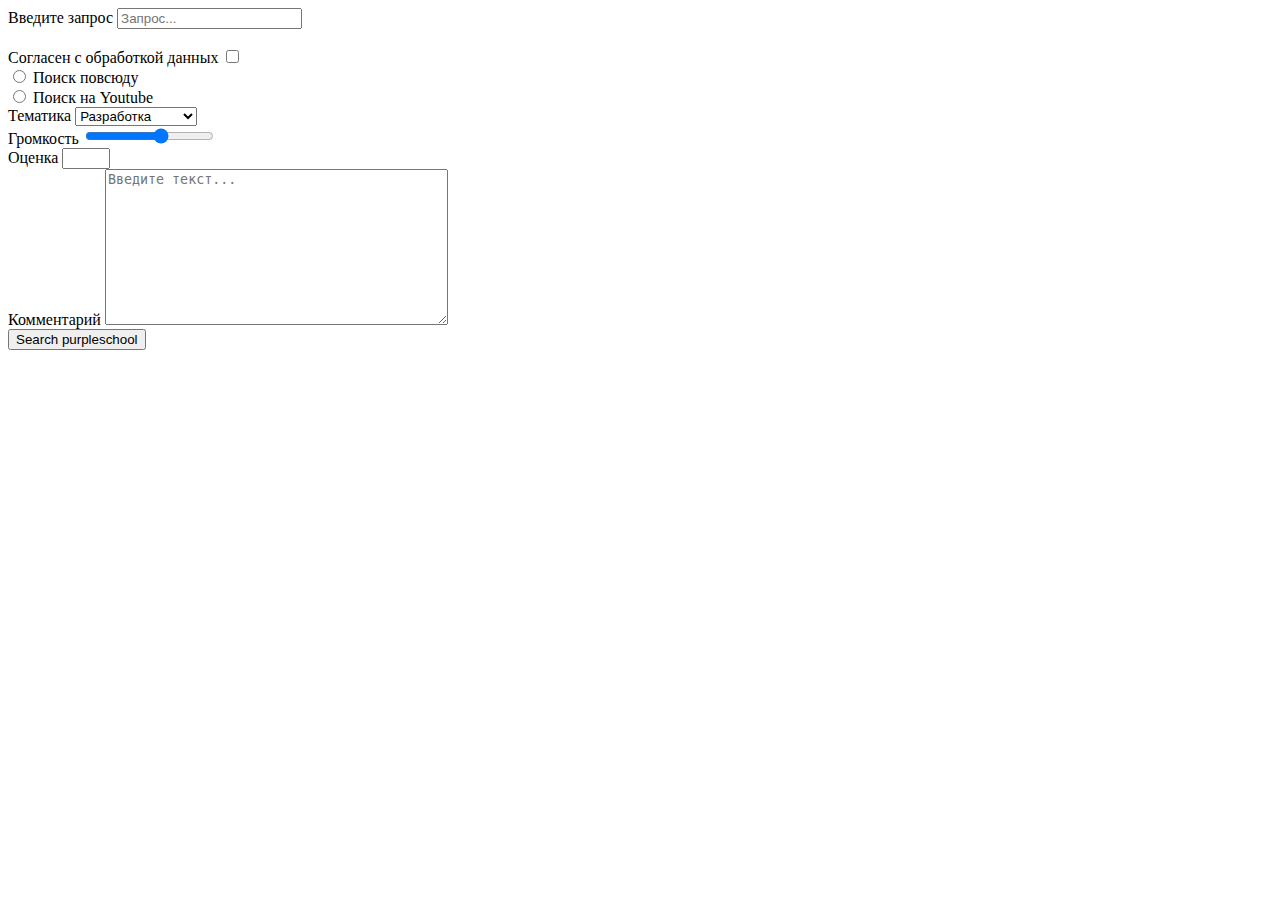
<file: demo.html>
<!DOCTYPE html>
<html lang="en">
<head>
    <meta charset="UTF-8">
    <meta name="viewport" content="width=device-width, initial-scale=1.0">
    <title>Demo</title>
</head>
<body>
    <!--
    <form action="/test">
        
        <input type="hidden" name="hid" value="1">
        <div>
          <label for="email">введите email</label>
          <input type="email" placeholder="Email пользователя" id="email" name="email" value="no@anitanger.lange">  
          <input type="number" placeholder="Email пользователя" id="email">
        </div>
        
        <label for="password">Введите пароль</label>
        <input type="password" placeholder="Пароль пользователя" id="password" name="password">
        <label for="bithyDate">Введите дату рождения</label>
        <input type="date" placeholder="Дата рождения" id="birthyDate" name="birthyDate">

        <label for="color">Введите цвет</label>
        <input type="color" id="color" name="color">

      <button type="submit">Кнопка submit btn</button>
      <input type="submit" value="Кнопка submit input">
    </form>
    <button>Кнопка вне формы</button>
    -->

    <!-- 6.6. Упражнение - Поиск YouTube -->
     <!--<form action="https://rutube.ru/search/?search_query=&query=%D0%BF%D1%80%D0%B8%D0%BA%D0%BE%D0%BB%D1%8B">-->
    <form action="#">
      <div>

      
        <label for="query">Введите запрос</label>
        <input type="text" placeholder="Запрос..." 
        id="query" name="search_query" />
      </div>

      

      <br/>

      <!-- checkbox-->
      <div>
          <label for="agree">Согласен с обработкой данных</label>
          <input type="checkbox" id="agree" name="agree">
      </div>
 
      <!-- Радио кнопки-->
      <div>
          <input type="radio" name="search" id="all" value="all"/>
          <label for="all">Поиск повсюду</label>
      </div> 
      <div> 
          <input type="radio" name="search" id="youtube" value="youtube"/>
          <label for="youtube">Поиск на Youtube</label>
      </div> 

      <!-- Перейдем к тегу select -->
      <div>
        <label for="topic">Тематика</label>
        <select name="topic" id="topic">
            <option value="1">Все</option>
            <option value="4">Малоизвестные</option>
            <optgroup label="Популярные">
              <option value="2">Животные</option>
              <option value="3" selected>Разработка</option>  
            </optgroup>
            <optgroup label="Известные">
              <option value="2">Животные</option>
              <option value="3" selected>Разработка</option>  
            </optgroup>
            
        </select>
      </div>

    <!-- input="range" диапазон громкости -->
    <div>
      <label for="volume">Громкость</label>
      <input type="range" name="volume" id="volume" min="0" max="10" step="2"/>
    
    </div>
    <div>
      <label for="num">Оценка</label>
      <input type="number" name="num" id="num" min="1" max="5" step="1"/>
    
    </div>

    <!-- Многострочное поле ввода-->
    <div>
      <label for="text">Комментарий</label>
      <textarea name="text" id="text" rows="10" cols="40" placeholder="Введите текст..."></textarea>
    
    </div>

     <button type="submit">Search purpleschool</button> 


    </form>

     <br/><br/>
     
     <!--
     <form action="/submit" method="post">
      <label for="name">Ваше имя:</label>
      <input type="text" id="name" name="name" required>
      <label for="email">Email:</label>
      <input type="email" id="email" name="email" required>
      <button type="submit">Отправить</button>

    </form>-->

</body>
</html>
</file>
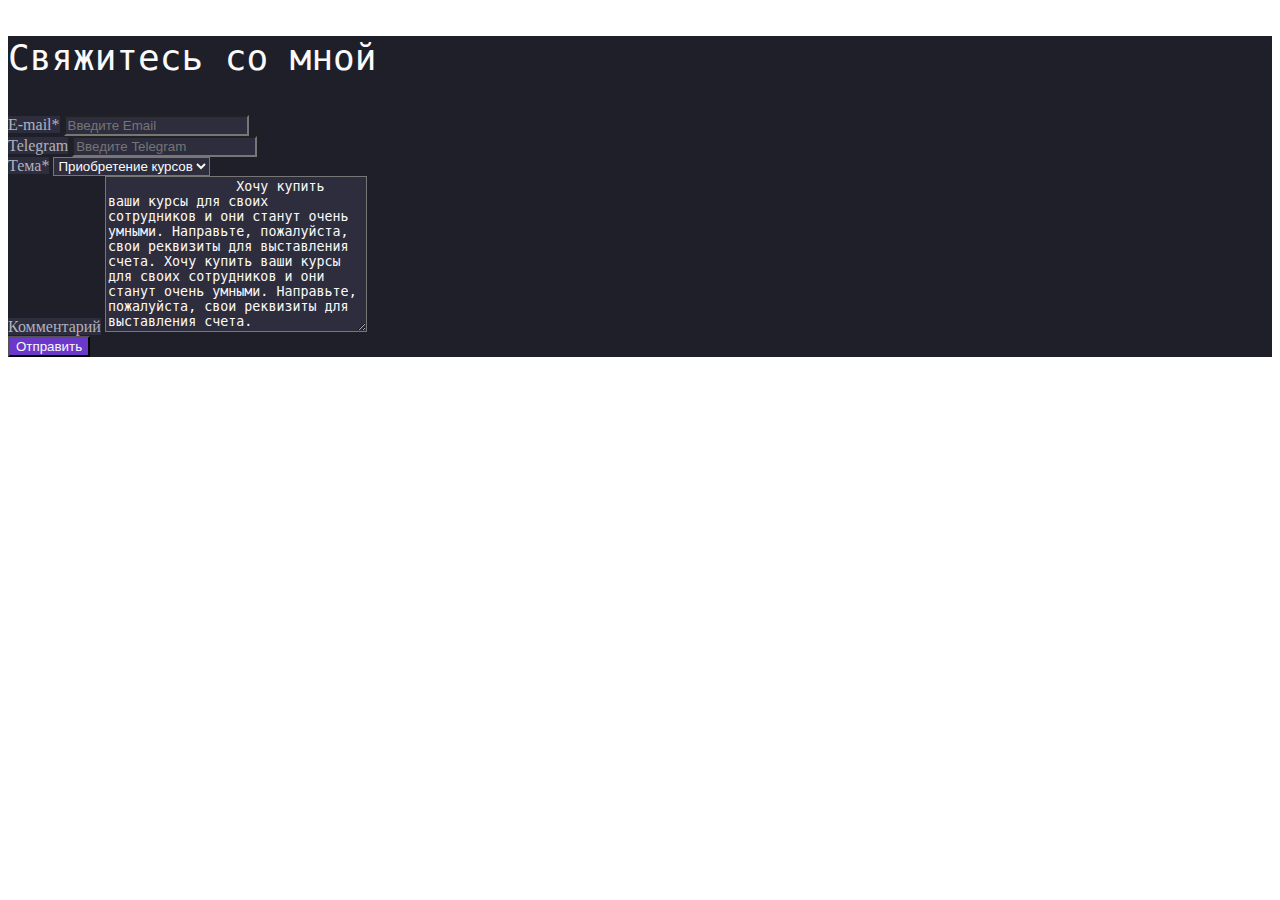
<file: demo2.html>
<!DOCTYPE html>
<html lang="en">
<head>
    <meta charset="UTF-8">
    <meta name="viewport" content="width=device-width, initial-scale=1.0">
    <title>Document</title>
    <link rel="stylesheet" href="style.css">
</head>
<body>
    <!-- Делаем домашнее тестовое задание на проверку знаний
          Сделаем правильную работающую форму обратной связи-->
      <main>
        
          <h3>Свяжитесь со мной</h3>
          <form action="#">
      
            <div>
              <label for="email">E-mail*</label>
              <input type="email" name="email" id="email" placeholder="Введите Email" required />
            </div>

            <div>
              <label for="telegram">Telegram</label>
              <input type="text" name="telegram" id="telegram" placeholder="Введите Telegram"/>
            </div>
            <div>
              <label for="topic">Тема*</label>
              <select name="topic" id="topic" required>
                <option value="courses">Приобретение курсов</option>
                <option value="feedback">Обратная связь</option>
            
              </select>
            </div>
            <div>
              <label for="comment">Комментарий</label>
              <textarea name="comment" id="comment" cols="30" rows="10">
                Хочу купить ваши курсы для своих сотрудников и они станут очень умными. Направьте, пожалуйста, свои реквизиты для выставления счета. Хочу купить ваши курсы для своих сотрудников и они станут очень умными. Направьте, пожалуйста, свои реквизиты для выставления счета.
              </textarea>
            </div>

            <button type="submit">Отправить</button>
          </form>
       </section>
      </main>
</body>
</html>
</file>
<file: 1-Miro/styles/styles.css>
* {
    box-sizing: border-box;
}
body {
    margin: 0px;
}

nav {
    padding: 33px 50px;
    border-bottom: 1px solid #F2F2F2;
    margin-bottom: 60px;
}
nav ul {
    list-style: square inside;
    padding: 0;
    margin: 0;
    
}
ul li:nth-last-child(2) {
    color: red;
}

footer {
    background-color: #050038;
    padding: 46px 40px;
}
footer a {
    color: white;
    text-decoration: none;
}

.heroForm + p {
    font-weight: 400;
    font-size: 14px;
    line-height: 20px;
    color: #050038;
    margin: 8px 0 52px 0;
}
.heroForm input:focus {
    background-color: #061a7a;
}

.heroText{
    color: #050038;
    margin: 0 0 55px 0;
}

.section__text {
    color: rgba(5, 0, 56, 0.6);
    margin: 0 0 40px 0;
}

#heroButton {
    background-color: #4262FF;
    color: #FFF;
    transition: background-color 10s 1s, border-radius 10s 1s;
    /*transition: background-color 10s 2s, border-radius 10s 2s;*/
    
}
#heroButton:hover {
    background-color: #253cad;
    border-radius: 50%;
    
}
/*
#heroButton.test.test2 {
    background-color: #4262FF;
}
*/
#heroButton:active {
    background-color: #3c9600;
}

.link {
    color: #4262FF;
    text-decoration: underline;
}
.link:hover {
    color: #122db6;
}

header a {
    font-weight: 400;
    font-size: 16px;
    line-height: 24px;
    color: #050038;
    text-decoration: none;
}
header > a {
    font-size: 22px;
    font-style: italic;
}

h1 {
    margin: 0 0 17px 0;
    text-align: center;
}

h1, h2 {
    font-family: 'Roboto';
    font-weight: 400;
    font-style: normal;
    font-size: 48px;
    line-height: 56px;
    color: #050038;
    margin-bottom: 20px;
}
p {
    font-family: 'Roboto';
    font-weight: 400;
    font-style: normal;
    font-size: 18px;
    line-height: 24px;
}


.sectionList {
    list-style-type: none;
    /*list-style: url('../image/check.svg');*/
}
.sectionList li::after {
    content: url(../image/check.svg);
}

input#email {
    height: 38px;
    border-radius: 32px;
    border: 1px solid #9B99AF;
    padding: 5px 10px;
}
.heroForm button {
    height: 48px;
    border-radius: 32px;
    border: 1px solid #4262FF;
    margin-bottom: 10px;
    padding: 10px 20px;
}

#hero {
    font-size: 16px;
}
h1 {
    font-size: 6em;
}
.heroText {
    font-size: 2em;
}
#heroButton {
    height: 3em;
    border-radius: 2em;
    border: 1px solid #4262FF;
    padding: 1em 2em;
    font-size: 1em;
}

ul > li {
    font-size: 2rem;
    margin-bottom: 1rem;
}
html {
    font-size: 10px;
}

.exp div {
    width: 200px;
    height: 200px;
    background-color: #4262FF;
    margin: 10px;
    color: white;
    font-size: 24px;
    /*transform: translateX(-300px);
    transition: transform 1s;*/

}
.exp div:nth-child(1) {
    transform: rotate(45deg);
    transform-origin: left bottom;
   
}
.exp div:nth-child(2) {
    transform: scale(2, 1);
    
}
.exp div:nth-child(3) {
    transform: translateX(300px);
    
}
.exp div:nth-child(4):hover {
    transform: skew(10deg);
}
.exp div:nth-child(5):hover {
    
}
</file>
<file: 1-Miro/styles/another-styles.css>
.experiment {
    background: yellow;
}
</file>
<file: 3-Finio/style/global.css>
:root {
   --color-primary: #357EFE; 
   --color-text: #FAFAFA;
   --color-link-hover: #AFB2BF;

   --border-radius-34: 34px;

   --border-8: 8px;
   --border-10: 10px;
   --border-17: 17px;
   --color-black: #000;
   --color-grey: #1A1D25;
   --color-text-gradient: #4E5D7C80;
}

* {
    box-sizing: border-box;
}

html {
    -webkit-font-smoothing: antialiased;
    -moz-osx-font-smoothing: grayscale;
    text-rendering: optimizeLegibility;
}

body {
    background: var(--color-bg);
    margin: 0;
    font-family: "Roboto", sans-serif;
    font-weight: 400;
    font-style: normal;
}
a {
    text-decoration: none;
}
</file>
<file: 3-Finio/style/style.css>
.aline {
    max-width: 1400px;
    margin: 0 auto;
    padding: 0 20px;
}
/* Header */
.header {
    background: var(--color-primary);
    padding-top: 52px;

    border-bottom-left-radius: 0 0;
    border-bottom-right-radius: 100% 360px;
}
.header__inner {
    padding-bottom: 110px;
    display: flex;
    justify-content: space-evenly;
    align-items: center;
}
.nav__menu {
    display: flex;
    /*
    justify-content: space-around;
    align-items: center;
    */
}
.nav__menu-link {
    font-weight: 500;
    font-size: 18px;
    line-height: 140%;
    margin: 0 20px;
    
}
.nav__menu-link a {
    color: var(--color-text);
}
.nav__menu-link:hover a {
    opacity: 0.5;
}
.nav__menu-btn {
    padding: 12px 32px;
    border-radius: var(--border-radius-34);
    background-color: var(--color-text);
    color: var(--color-primary);
    border: none;

    font-weight: 800;
    font-size: 17px;
    line-height: 140%;
}
.header__mobile-menu-button {
    display: none;
    background: none;
    border: none;
    cursor: pointer;
}
@media (max-width: 1060px) {
    .menu {
        display: none;
    }

    .header__mobile-menu-button {
        display: block;
    }
    .nav__menu-btn {
        display: none;
    }
}

/* header middle */
.header__middle {
    display: flex;
    justify-content: center;
    padding-left: 100px;
    padding-right: 100px;
    margin-bottom: 80px;
}
.header__middle-left {
    margin-right: 17px;
}
.header__middle-title {
    font-weight: 800;
    font-size: 40px;
    line-height: 120%;
    color: var(--color-text);
    margin-bottom: 40px;
}
.middle__btn {
    margin-bottom: 80px;
}
.header__middle-logo {
    padding-bottom: 246px;
}
.header__middle-right img{
    max-width: 900px;
    height: 600px;
}
@media (max-width: 1320px) {
    .header__middle-right img {
        width: 700px;
        height: 460px;
    }
}
@media (max-width: 1160px) {
    .header__inner {
        padding-bottom: 20px;
    }
    .header__middle-right img {
        display: none;
    }
    .middle__btn {
        text-align: center;
    }
    .header__middle-title {
        text-align: center;
    }
}
@media (max-width: 1320px) {
    .header__middle-title {
        font-size: 32px;
    }
}
@media (max-width: 620px) {
    .header__middle-title {
        font-size: 22px;
    }
    .header__middle-logo {
        padding-bottom: 190px;
    }
    .header__middle-logo img {
        width: 70%;
    }
}
/* */

/* section statik */
.section__statik-list {
    display: flex;
    justify-content: center;
    align-items: center;
    flex-wrap: wrap;
    margin-bottom: 144px;
}
.section__statik-element {
    display: flex;
    align-items: center;
    max-width: 410px;
    margin: 20px;
}
.section__statik-element img {
    margin-right: 5px;
}
.section__statik-text {
    font-weight: 700;
    font-size: 24px;
    line-height: 120%;
    color: var(--color-black);
}

/* statik-item */
.statik__item {
    padding-bottom: 120px;
}
.statik__item-title {
    display: flex;
    justify-content: center;
    align-items: center;
    margin: 20px;
}
.statik__item-link {
    font-weight: 600;
    font-size: 40px;
    line-height: 120%;
    margin-bottom: 24px;
}
.statik__item-depear {
    font-weight: 500;
    font-size: 18px;
    line-height: 140%;
    color: var(--color-text-gradient);
    padding: 0 20px;
}
.img_one {
    margin-left: 34px;
}
.img_two {
    margin-right: 34px;
}
.statik__item-placeholder {
    position: relative;
    right: 364px;
    top: 80px;
}
.item-lens {
    position: relative;
    right: 330px;
    top: 80px;
}
.lens1, .lens2, .lens3 {
    margin-bottom: 160px;
}
@media (max-width: 660px) {
    .img_one {
        max-width: 100%;
        margin-left: -75px;
    }
}
@media (max-width: 1200px) {
    .statik__item-title {
        flex-wrap: wrap;
    }
    .statik__item-link {
        text-align: center;
        padding: 0 20px;
    }
    .statik__item-depear {
        text-align: center;
    }
    .lens1, .lens2, .lens3 {
        margin-bottom: 70px;
    }
    .statik__item-placeholder {
        position: relative;
        left: 70px;
        top: -312px;
    }
    .item-lens {
        position: relative;
        right: 0px;
        top: -170px;
    }
    .statik__item {
        padding-bottom: 0px;
    }
}
/* */


/* section saving */
.section__saving {
    background-color: var(--color-primary);
    padding: 120px 0px;
    position: relative;
}
.section__saving-time {
    text-align: center;
    font-weight: 600;
    font-size: 48px;
    line-height: 120%;
    color: var(--color-text);
    margin-bottom: 24px;
    padding: 0 20px;
}
.section__saving-nerves {
    font-weight: 500;
    font-size: 18px;
    line-height: 140%;
    text-align: center;
    color: var(--color-text);
    margin-bottom: 40px;
    padding: 0 120px;
}
.section__saving-btn  {
    text-align: center;
    margin-bottom: 64px;
}
.section__saving-btn button {
    padding: 12px 32px;
    border-radius: var(--border-radius-34);
    color: var(--color-primary);
    font-size: 17px;
    font-weight: 800;
}
.section__saving-trafic {
    text-align: center;
    margin-bottom: 64px;
}
@media (max-width: 760px) {
    .section__saving-time {
        font-size: 36px;
    }
    .section__saving-nerves {
        padding: 0px 70px;
    }
}
@media (max-width: 500px) {
    .section__saving-btn button {
        font-size: 14px;
    }
}
.trafic__img2 {
    width: 80%;
}

.saving-list {
    display: flex;
    justify-content: center;
    flex-wrap: wrap;
}
.saving-list-descr {
    margin-right: 70px;
    margin-left: 50px;
}
.saving-list-descr div {
    font-weight: 700;
    font-size: 24px;
    line-height: 120%;
    color: var(--color-text);
    margin-bottom: 24px;
}
.saving__list-item {
    list-style-image: url(../images/exclamation-circle.png);
    
}
.saving__list-item2 {
    list-style-image: url(../images/check-circle.png);
}
/* */

/* section__SSL */
.section__SSL {
    padding: 120px 0px 160px 0px;
    display: flex;
    justify-content: center;
    flex-wrap: wrap;
    align-items: center;
}
.ssl__encryption {
    margin: 40px;
}
.ssl__icon {
    width: 80px;
    height: 80px;
    margin-bottom: 24px;
}
.ssl__encryption-title {
    font-weight: 600;
    font-size: 32px;
    line-height: 120%;
    color: var(--color-black);
    margin-bottom: 20px;
}
.ssl__encryption-item {
    font-weight: 500;
    font-size: 17px;
    line-height: 140%;
    color: var(--color-text-gradient);
}

.section__functional {
    padding-bottom: 120px;
}
.section__functional-title {
    font-weight: 600;
    font-size: 48px;
    line-height: 120%;
    color: var(--color-black);
    text-align: center;
    margin-bottom: 24px;
}
.section__functional-item {
    font-weight: 500;
    font-size: 17px;
    line-height: 140%;
    text-align: center;
    color: var(--color-text-gradient);
    margin-bottom: 40px;
}
/* */

/* section__customer */
.section__customer {
    background-color: var(--color-primary);
    display: flex;
    justify-content: center;
    flex-direction: column-reverse;
}
.customer__image {
    width: 80%;
}
.customer__support {
    margin-left: 70px;
}
.customer__support-client {
    font-weight: 600;
    font-size: 40px;
    line-height: 120%;
    color: var(--color-text);

    margin: 80px 0px 24px 0px;
}
.customer__support-descr {
    min-width: 400px;
    font-weight: 500;
    font-size: 17px;
    line-height: 140%;
    color: var(--color-text);
    opacity: 0.8;
    margin-bottom: 40px;
}
.customer__all {
    display: flex;
    align-items: center;
    margin-bottom: 10px;
}
.customer__all a {
    display: contents;
}
.areas {
    margin-left: 16px;
    font-weight: 500;
    font-size: 17px;
    line-height: 140%;
    color: var(--color-text);
}
.customer__support-item {
    min-width: 420px;
    font-weight: 500;
    font-size: 17px;
    line-height: 140%;
    margin: 20px 0px 80px 0px;
    color: var(--color-text);
    opacity: 0.8;
}

@media (max-width: 1100px) {
    .customer__support-client {
        text-align: center;
        font-size: 36px;
    }
    .customer__support-descr {
        text-align: center; 
        padding: 0 40px;
        min-width: 0;
    }
    .customer__all {
        text-align: center;
    }
    .customer__all a {
        display: block;
        margin: 0 auto;
    }
    .customer__support-item {
        text-align: center;
        padding: 0 40px;
        min-width: 0;
    }
}
/* */

.section__wrapper {
    font-family: "Winky Rough", sans-serif;
    display: grid;
    justify-items: center;
}

.section__link-item {
    max-width: 370px;
    padding: 90px 40px 48px 40px;
    margin: 0 24px;
    background-color: #fff;
    border: 1px solid red;
    box-shadow: -15px 0 10px 0 rgba(0,0,0,0.2), 
    15px 0 10px 0 rgba(0,0,0,0.2);; 

    transition: all 0.3s ease;
}
.section__link-item:hover {
    background-color: #357EFE;
}

.section__title-descr {
    font-weight: 600;
    font-size: 48px;
    line-height: 120%;
    text-align: center;
    display: block;
    margin: 80px 0 24px;
}
.section__title-text {
    font-weight: 500;
    font-size: 17px;
    line-height: 140%;
    text-align: center;
    color: var(--color-descr);
    margin-bottom: 40px;
}
.section__link {
    display: grid;
    grid-template-columns: repeat(3, 1fr);
}
.section__link-descr {
    font-weight: 800;
    font-size: 32px;
    line-height: 120%;
    text-align: left;
    margin-bottom: 16px;
    position: relative;
}
.link-depear::after,.link-depear2::after  {
    content: 'выгода 25%';
    padding: 4px 16px;
    background-color: #1ABC9C;
    color: var(--color-text_area);
    border-radius: var(--border-radius-8);

    position: absolute;
    bottom: 44px;
    left: 13px;
    font-size: 15px;
}
.link-depear2::after {
    content: 'выгода 50%';
}
.section__link-text {
    font-weight: 500;
    font-size: 17px;
    line-height: 140%;
    color: var(--color-text);
    margin-bottom: 50px;
}
ul li {
    font-weight: 500;
    font-size: 17px;
    line-height: 120%;
    list-style: none;
    margin-bottom: 30px;
    margin-left: -40px;
}
.list__lite {
    margin-bottom: 40px;
}
.item_text {
    background-color: yellow;
    padding: 8px 16px;
}
.link-descr {
    margin-left: 25px;
}
.link-descr2 {
    margin-left: 70px;
}
.link-descr3 {
    margin-left: 20px;
}
.btn__title {
    transition: background-color 0.5s ease-out, color 0.5s ease-out;
    
    padding: 12px 62px;
    font-weight: 800;
    font-size: 17px;
    line-height: 140%;
    border-radius: var(--border-radius);
}
.btn__title:hover {
    background-color: #357EFE;
}

@media (max-width: 620px) {
    .section__wrapper {
        margin: 0 20px;
    }
    .section__link-item {
        max-width: 90%;
        margin: 20px 12px 0px 12px;
    }
    .section__title-text {
        margin: 20px 12px 20px 12px;
}
    .section__title-descr {
        font-size: 36px;
    }
    .btn__title {
        width: 100%;
    }
    .section__link {
        grid-template-columns: 1fr;
    }
}

/* section reviews */
.section__reviews {
    margin-bottom: 80px;
}
.section__reveiews-middle {
    font-weight: 600;
    font-size: 48px;
    line-height: 120%;
    color: var(--color-black);
    padding: 80px 0px 40px 0px;
    text-align: center;
}
.slider__item-title {
    padding: 40px;
    background-color: var(--color-primary);
}
.slider__item img {
    width: 600px;
    height: 500px;
}
.slider__item-descr {
    font-weight: 800;
    font-size: 26px;
    line-height: 140%;
    color: var(--color-text);
    margin: 60px 40px 60px 40px;
}
.slider__item-author {
    font-weight: 800;
    font-size: 22px;
    line-height: 140%;
    color: var(--color-text);
    margin-bottom: 10px;
    margin-left: 40px;
}
.slider__item-author-text {
    font-weight: 700;
    font-size: 20px;
    line-height: 140%;
    color: var(--color-text);
    margin-bottom: 10px;
    margin-left: 40px;
}

.slick-track {
    display: flex;
}
.slick-list {
    overflow: hidden;
}
.slider {
    position: relative;
    padding: 0px 50px;
}
.slider__item {
    display: flex;
}
.slider .slick-arrow {
    position: absolute;
    top: 50%;
    margin: -25px 0px 0px 0px;
    z-index: 22;
    font-size: 0;
    width: 70px;
    height: 70px;
}
.slider .slick-arrow.slick-prev {
    background: url('../images/arrow_l.png') 0 0 / 100% no-repeat;
    left: 50px;
}
.slider .slick-arrow.slick-next {
    background: url('../images/arrow_r.png') 0 0 / 100% no-repeat;
    right: 50px;
} 


@media (max-width: 1140px) {
    .slider__item img {
        width: 45%;
    }
    .slider__item-title {
        padding: 10px;
    } 
}
@media (max-width: 860px) {
    .slider__item {
        flex-direction: column-reverse;
    }
    .slider__item img {
        width: 100%; 
    }
    .slider__item-descr {
        margin: 40px 20px 40px 20px;
    }
    .slider__item img {
        height: 420px;
    }
}
/* footer */
.footer {
    background: var(--color-grey);
}
.footer__inner {
    display: flex;
    justify-content: space-evenly;
    /*align-items: center;*/
    padding: 80px 60px 100px 60px;
}

.footer__left-text {
    font-weight: 500;
    font-size: 17px;
    line-height: 140%;
    color: var(--color-text);
    opacity: 0.7;
}
.footer__inner-left {
    position: relative;
    top: 20px;
}
.footer__inner-left2 {
    margin-bottom: 16px;
}
.footer__list-item, .footer__depear-item, .footer__right-item {
    font-weight: 500;
    font-size: 17px;
    line-height: 140%;
    color: var(--color-text);
    opacity: 0.5;
}
.footer__right-tel {
    font-weight: 500;
    font-size: 17px;
    line-height: 140%;
}
.footer__tel {
    color: var(--color-text);
}

.footer__inner2 {
    padding: 32px 0px;
}
.gorizontal-linies {
    color: #272B32;
    opacity: 0.8;
}
.footer__inner2_title {
    display: flex;
    justify-content: space-between;
    padding: 32px 60px;
}
.footer__inner2-author {
    font-weight: 500;
    font-size: 17px;
    line-height: 140%;
    color: var(--color-text);
    opacity: 0.5;
}

.footer__inner-left, .footer__list, .footer__depear, .footer__right {
    margin: 40px 40px;
}

@media (max-width: 990px) {
    .footer__inner {
        flex-wrap: wrap;
    }
}
@media (max-width: 740px) {
    .footer__inner2_title {
        flex-wrap: wrap;
        justify-content: center;
    }
    .footer__inner2-author {
        margin-bottom: 40px;
    }
}
</file>
<file: 4 - Grid/styles/styles.css>
:root {
   --color-primary: #6C38CC; 
   --color-primary-hover: #5b2bb2;
   --color-secondary: #E47AD5;
   --color-text: #FAFAFA;
   --color-area: #E47AD5;
   --color-link-hover: #AFB2BF;
   --color-bg: #16171D;
   --color-bg-medium: #1E1F29;
   --color-bg-light: #2E2D3D;
   --color-stroke: #4D5064;

   --gradient: linear-gradient(93.33deg, #D77BE6 9.26%, #BE63E6 42.32%, #6C38CC 104.58%);

   --border-8: 8px;
   --border-10: 10px;
   --layout-width: 1172px;
   --color-footer: #101114;
}

* {
    box-sizing: border-box;
}

html {
    -webkit-font-smoothing: antialiased;
    -moz-osx-font-smoothing: grayscale;
    text-rendering: optimizeLegibility;
}

body {
    background: var(--color-bg);
    margin: 30px;
    font-family: "Roboto", sans-serif;
    font-weight: 400;
    font-style: normal;
}

.item {
    color: var(--color-text);
    font-size: 24px;
    font-weight: 700;
    border: 2px solid var(--color-primary);
    text-align: center;
    padding: 15px;
}
.wrapper {
    display: grid;
    grid-template-columns: repeat(auto-fill, minmax(150px, 1fr));
    gap: 15px;
}
</file>
<file: PurpleSchool/styles/global.css>
:root {
   --color-primary: #6C38CC; 
   --color-text: #FAFAFA;
   --color-link-hover: #AFB2BF;
   --color-bg: #16171D;
   --color-bg-medium: #1E1F29;
   --color-bg-light: #2E2D3D;
   --color-stroke: #4D5064;

   --border-8: 8px;
}

body {
    background: var(--color-bg);
    margin: 0;
    font-family: "Roboto", sans-serif;
    font-weight: 400;
    font-style: normal;
}
a {
    text-decoration: none;
}
</file>
<file: PurpleSchool/styles/header.css>
/* Header */

.header {
    background-color: var(--color-bg-medium); 
}

.header__wrapper {
    max-width: var(--layout-width);
    margin: 0 auto;
    display: flex;
    justify-content: space-between;
    align-items: center;
    padding: 40px 24px;
}

.header__login {
     display: flex;
     align-items: center;
     gap: 8px;
     font-size: 18px;
     line-height: 120%;
     color: var(--color-text);
     cursor: pointer;
}
.header__login:hover {
    color: var(--color-link-hover);
}

.header__mobile-menu-button {
    display: none;
    background: none;
    border: none;
    cursor: pointer;
}

@media (max-width: 960px) {
    .header__login {
        display: none;
    }
    .header__mobile-menu-button {
        display: block;
    }
}
@media (max-width: 480px) {
    .header__logo {
        max-width: 174px;
    }
    
}

/* Меню */

.menu {
    list-style: none;
    display: flex;
    gap: 40px;
    margin: 0;
}

.menu__item {
    padding: 8px 16px;
}

.menu__item a{
    font-size: 18px;
    line-height: 120%;
    color: var(--color-text);
    cursor: pointer;
}
.menu__item:hover a {
    color: var(--color-link-hover);
}
.menu__item_active {
    border: 1px solid var(--color-stroke);
    border-radius: var(--border-8);
}

@media (max-width: 960px) {
    .menu {
        display: none;
    }
}
</file>
<file: PurpleSchool/styles/page.css>
.hero {
    max-width: var(--layout-width);
    margin: 0 auto;
    display: flex;
    justify-content: space-between;
    align-items: center;
    padding: 40px 24px;
}

.hero__left {
    display: flex;
    flex-direction: column;
    gap: 32px;
}
.hero__h1 {
    margin: 0;
    font-weight: 700;
    font-size: 54px;
    line-height: 100%;
    color: var(--color-text);
}
.hero__h1_gradient {
    background-color: var(--gradient);
    -webkit-background-color: var(--gradient);
    -webkit-background-clip: text;
    /*
    -webkit-text-fill-color: transparent;
    text-fill-color: transparent;
    */
    background-clip: text;

    color: #8444D3;
    
}

.hero__cta {
    display: flex;
    gap: 32px;
}

.button-more {
    text-align: center;
}

.chip_wrapper {
    display: flex;
    gap: 24px;
    margin-bottom: 32px;
    overflow: scroll;
    margin-right: -24px;
    margin-left: -24px;
    padding-left: 24px;
    scrollbar-width: none;
}
.chip_wrapper::-webkit-scrollbar {
  display: none;
}

.courses_wrapper {
    display: grid;
    grid-template-columns: repeat(3, 1fr);
    gap: 70px;
}




@media (max-width: 1200px) {
    .hero {
        flex-direction: column;
    }
    .hero__h1 {
        text-align: center;
    }
    .hero__cta {
        justify-content: center;
    }
    
}
@media (max-width: 640px) {
    .hero__h1 {
        font-size: 30px;
        line-height: 120%;
    }
    .hero__right {
        width: 100%;
    }  
    .hero {
        padding: 0 24px;
    }
}
@media (max-width: 480px) {
    
    .hero__cta {
        gap: 16px;
    }
}
</file>
<file: PurpleSchool/styles/components.css>
/* Section */

.section_light {
    background-color: var(--color-bg-medium);
}

.section__wrapper {
    max-width: var(--layout-width);
    margin: 0 auto;
    padding: 100px 24px;
}

/* Button */
.button {
    padding: 16px 32px;
    color: var(--color-text);
    background: none;
    border: none;

    font-weight: 400;
    font-size: 18px;
    line-height: 120%;
    border-radius: var(--border-10);
    cursor: pointer;
    display: inline-block;
}

.button__primary {
    background: var(--color-primary);
}
.button__primary:hover {
    background: var(--color-primary-hover);
}

.button__ghost {
    border: 1px solid var(--color-stroke);
}
.button__ghost:hover {
    background: var(--color-bg-light);
}

@media (max-width: 640px) {
    .button {
        padding: 12px 32px;
    }
}

/* Social */
.social-icons {
    display: flex;
    align-items: center;
    gap: 24px;
}
.social-icons__icon {
    border: 1px solid var(--color-stroke);
    border-radius: var(--border-8);
    text-decoration: none;
    padding: 11px;
    width: 48px;
    height: 48px;
}
.social-icons__icon:hover {
    background-color: var(--color-bg-medium);
}


/* Headling */
.headling {
    margin-bottom: 32px;
}

.headling__top {
    font-weight: 400;
    font-size: 18px;
    line-height: 120%;
    color: var(--color-secondary);
    margin-bottom: 8px;
}
.headling__buttom {
    font-weight: 400;
    font-size: 46px;
    line-height: 120%;
    color: var(--color-text);
    margin: 0 0 32px 0;
}

/* Paragraph */
.paragraph {
    font-weight: 400;
    font-size: 18px;
    line-height: 150%;
    color: var(--color-text);
    max-width: 787px;
}
.paragraph_32 {
    margin-bottom: 32px;
}


/* Card */
.card {
    background: var(--color-bg-medium);
    border-radius: var(--border-10);
}
.card__32 {
    padding: 32px;
}

/* post-wrapper */
.post-wrapper {
    margin-top: 48px;
    display: flex;
    flex-direction: column;
    gap: 36px;
    margin-bottom: 48px;
}

/* post */
.post {
    display: flex;
    justify-content: space-between;
    gap: 32px;
}

.post__button a {
    display: block;
}

.post__stats {
    display: flex;
    gap: 32px;
}

.post__stat {
    display: flex;
    align-items: center;
    gap: 6px;
    color: var(--color-link-hover);
    font-weight: 400;
    font-size: 16px;
    line-height: 120%;
}

.post__content {
    display: flex;
    flex-direction: column;
    gap: 12px;
}

.post__header {
    font-weight: 700;
    font-size: 24px;
    line-height: 120%;
    color: var(--color-text);
    margin: 0;
}
.post__description {
    font-weight: 400;
    font-size: 16px;
    line-height: 150%;
    color: var(--color-text);
}
</file>
<file: PurpleSchool/styles/footer.css>
.footer{
    background-color: var(--color-footer);
}
.footer__wrapper {
    max-width: var(--layout-width);
    margin: 0 auto;
    padding: 60px 24px 100px;
}
.footer__social {
    display: flex;
    justify-content: space-between;
    margin-bottom: 36px;
}
.footer__menu {
    display: flex;
    gap: 80px;
    margin-bottom: 48px;
}
.footer__menu-header {
    font-weight: 400;
    font-size: 16px;
    line-height: 120%;
    color: var(--color-secondary);
}
.menu-small {
    list-style: none;
    padding: 0;
}
.menu-small__item {
    font-weight: 400;
    line-height: 120%;
    font-size: 18px;
    color: var(--color-link-hover);
    margin-bottom: 12px;
}
.menu-small__item a {
    color: var(--color-text);
}
.menu-small__item a:hover {
    color: var(--color-link-hover);
}

.footer__copywrite {
    font-weight: 400;
    font-size: 16px;
    line-height: 150%;
    color: var(--color-link-hover);
}
</file>
<file: style.css>
main {
    background-color: #1E1F29;
}
h3{
    color: #FAFAFA;
}
label {
    background-color: #2E2D3D;
    color: #FAFAFA;
}
input,select,textarea {
    background-color: #2E2D3D;
    color: #FAFAFA;
}
button{
    color: #FAFAFA;
    background-color: #6C38CC;
}
label {
    color: #AFB2BF;
}
h3 {
    font-size: 36px;
    font-weight: 400;
    line-height: 120%;
    font-style: normal;
    font-family: 'Andale Mono', monospace;
}
</file>
